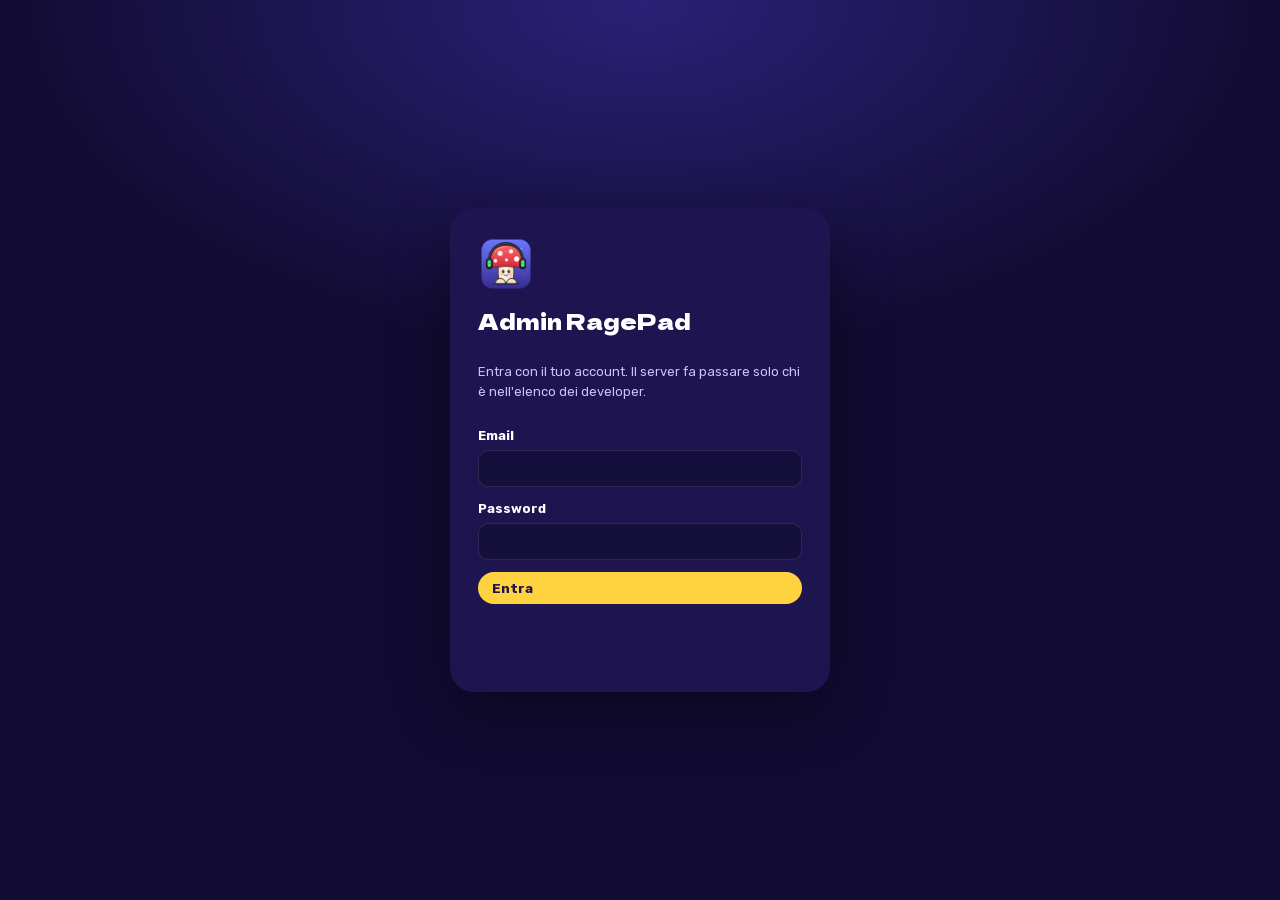
<file: admin/index.html>
<!doctype html>
<html lang="it">
<head>
<meta charset="utf-8">
<meta name="viewport" content="width=device-width, initial-scale=1">
<meta name="robots" content="noindex, nofollow">
<title>Admin · RagePad</title>
<link rel="icon" href="../icon.png">
<link rel="stylesheet" href="../fonts.css">
<link rel="stylesheet" href="../vendor/fontawesome/css/fontawesome.min.css">
<link rel="stylesheet" href="../vendor/fontawesome/css/solid.min.css">
<link rel="stylesheet" href="admin.css">
</head>
<body>

<!-- accesso: solo l'account del developer passa (lo decide il server) -->
<div id="login" class="login hidden">
  <form id="loginForm" class="login-box">
    <img src="../icon.png" alt="" width="56" height="56">
    <h1>Admin RagePad</h1>
    <p class="hint">Entra con il tuo account. Il server fa passare solo chi è nell'elenco dei developer.</p>
    <label>Email<input id="lgEmail" type="email" autocomplete="username" required></label>
    <label>Password<input id="lgPass" type="password" autocomplete="current-password" required></label>
    <label id="lgTermsRow" class="check hidden"><input id="lgAccept" type="checkbox"> Accetto i Termini d'uso e la Privacy aggiornati</label>
    <button class="btn primary" type="submit">Entra</button>
    <p id="lgErr" class="err"></p>
  </form>
</div>

<div id="app" class="app hidden">
  <aside class="side">
    <div class="brand"><img src="../icon.png" alt="" width="34" height="34"><div><b>RagePad</b><small>pannello admin</small></div></div>
    <nav id="nav">
      <a href="#oggi" data-view="oggi"><i class="fa-solid fa-chart-simple"></i> Oggi</a>
      <a href="#utenti" data-view="utenti"><i class="fa-solid fa-user"></i> Utenti <span class="cnt" data-cnt="users"></span></a>
      <a href="#gruppi" data-view="gruppi"><i class="fa-solid fa-users"></i> Gruppi <span class="cnt" data-cnt="teams"></span></a>
      <a href="#audio" data-view="audio"><i class="fa-solid fa-volume-high"></i> Audio <span class="cnt" data-cnt="sounds"></span></a>
      <a href="#immagini" data-view="immagini"><i class="fa-solid fa-image"></i> Immagini <span class="cnt" data-cnt="media"></span></a>
      <a href="#segnalazioni" data-view="segnalazioni"><i class="fa-solid fa-flag"></i> Segnalazioni <span class="cnt hot" data-cnt="reportsOpen"></span></a>
      <a href="#feedback" data-view="feedback"><i class="fa-solid fa-bug"></i> Feedback <span class="cnt hot" data-cnt="feedbackOpen"></span></a>
      <a href="#antispam" data-view="antispam"><i class="fa-solid fa-hand"></i> Anti-spam <span class="cnt" data-cnt="limitsBlocked"></span></a>
      <a href="#impostazioni" data-view="impostazioni"><i class="fa-solid fa-sliders"></i> Impostazioni</a>
      <a href="#registro" data-view="registro"><i class="fa-solid fa-clock-rotate-left"></i> Registro</a>
    </nav>
    <div class="me"><span id="meName"></span><button id="logout" class="btn small ghost" type="button" title="Esci">Esci</button></div>
  </aside>

  <main class="main">
    <header class="bar">
      <h2 id="title">Oggi</h2>
      <label class="search" id="searchBox"><i class="fa-solid fa-magnifying-glass"></i><input id="q" type="search" placeholder="Cerca…" autocomplete="off"></label>
      <div id="filters" class="filters"></div>
      <button id="reload" class="btn small ghost" type="button" title="Ricarica"><i class="fa-solid fa-rotate"></i></button>
    </header>
    <section id="content" class="content"></section>
    <footer id="pager" class="pager hidden"><button id="prev" class="btn small" type="button">‹</button><span id="pageInfo"></span><button id="next" class="btn small" type="button">›</button></footer>
  </main>

  <!-- scheda di dettaglio (utente, gruppo, suono) -->
  <aside id="drawer" class="drawer hidden"><div class="drawer-head"><b id="drawerTitle"></b><button id="drawerClose" class="btn small ghost" type="button">✕</button></div><div id="drawerBody" class="drawer-body"></div></aside>
  <div id="toast" class="toast hidden"></div>
</div>

<script src="admin.js"></script>
</body>
</html>
</file>
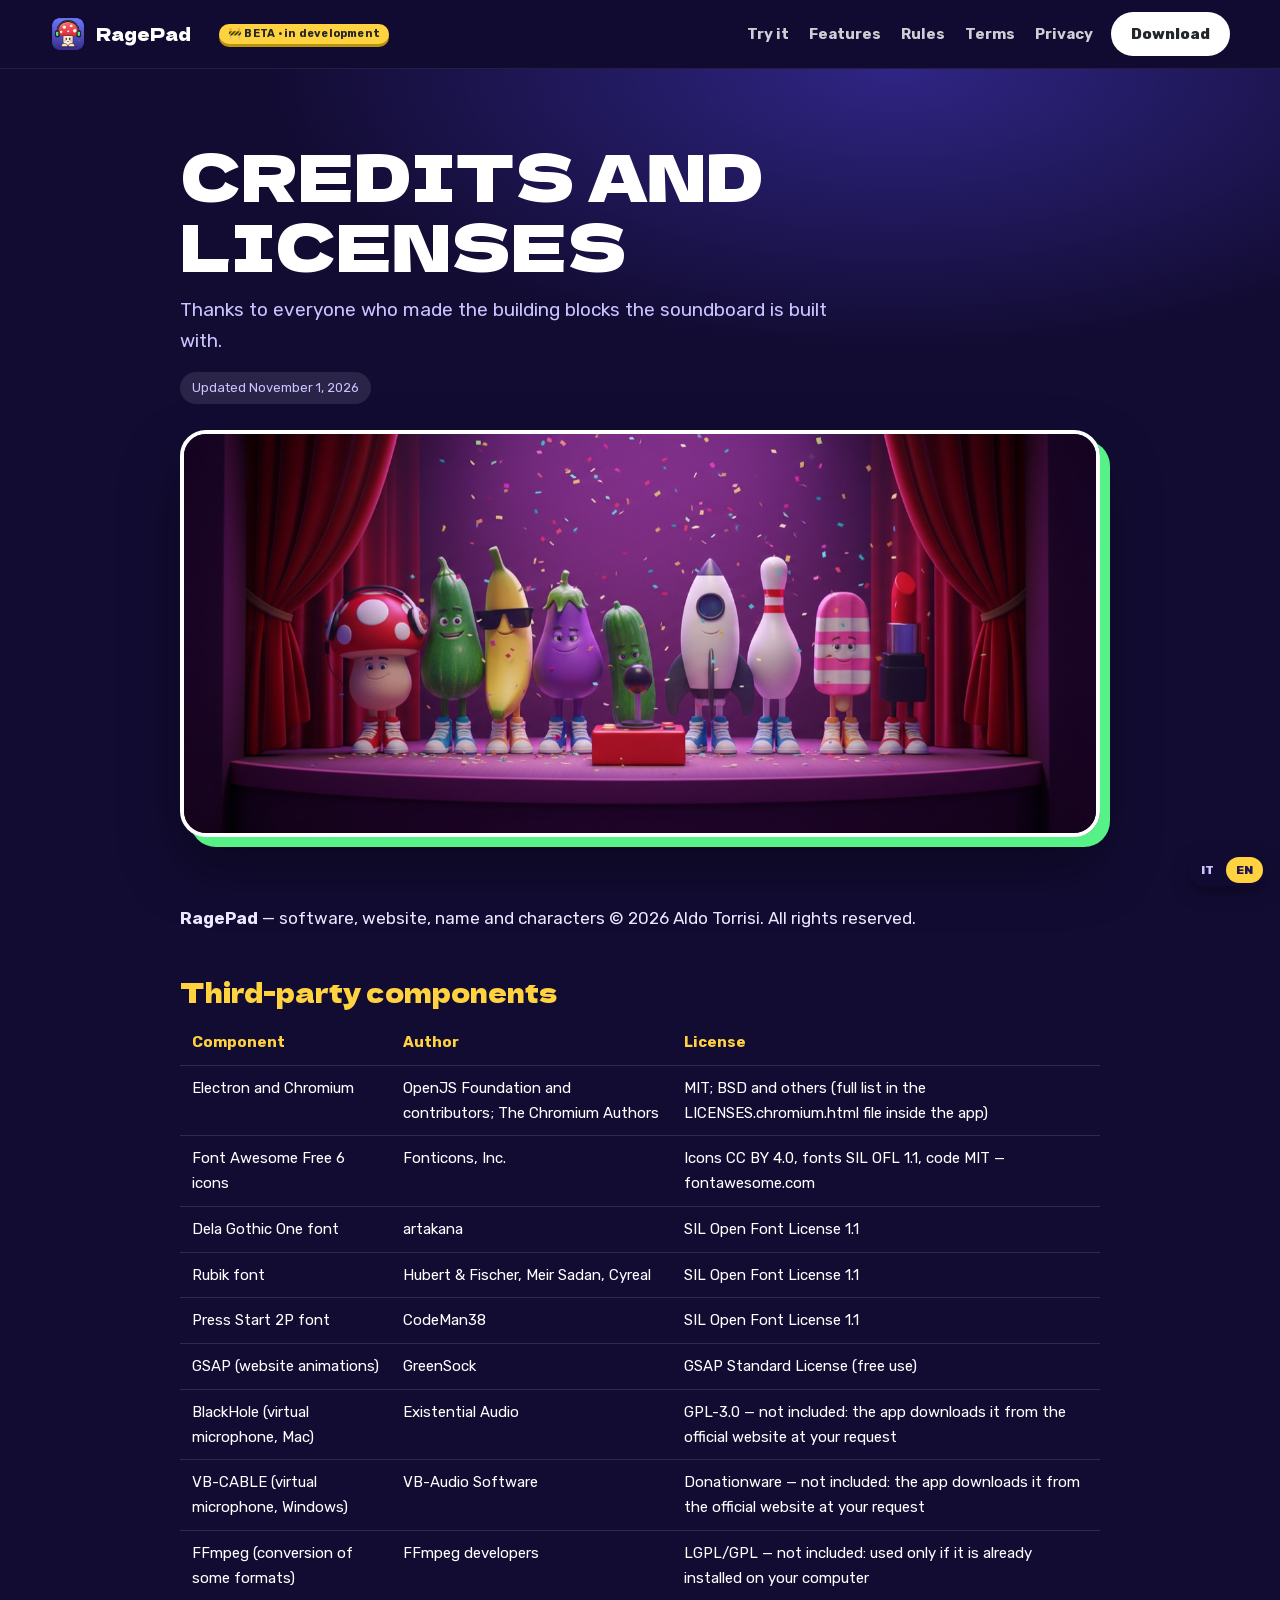
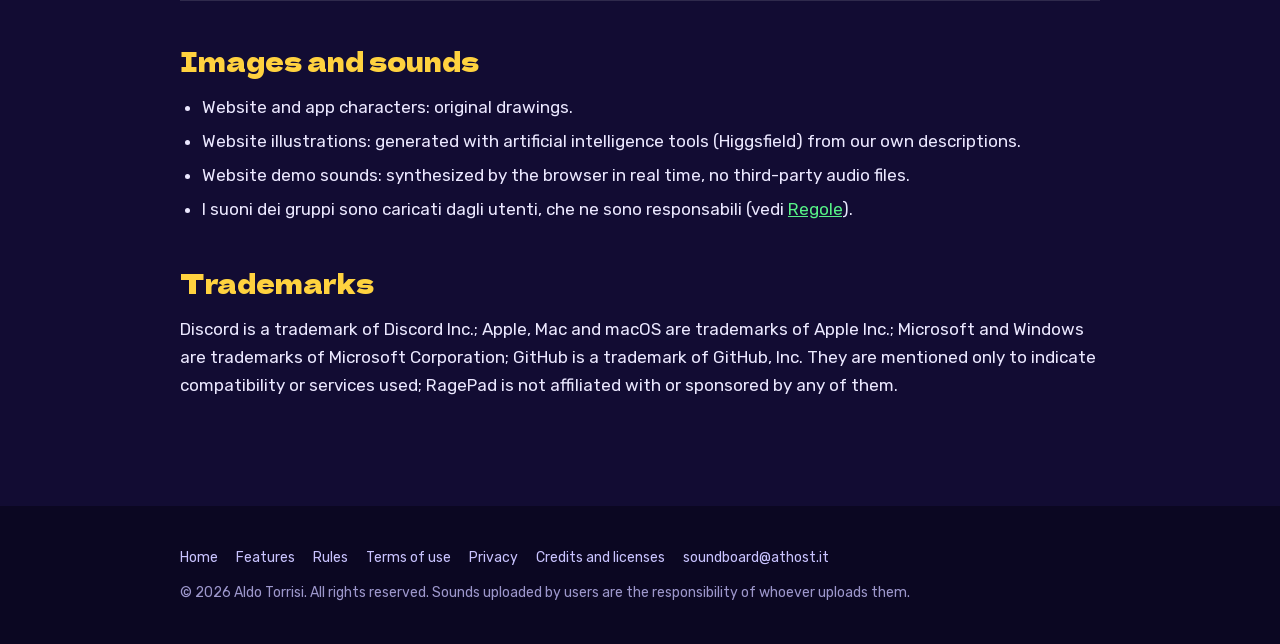
<file: crediti.html>
<!doctype html>
<html lang="it">
<head>
<meta charset="utf-8">
<meta name="robots" content="noindex, nofollow">
<meta name="viewport" content="width=device-width, initial-scale=1">
<title>Crediti e licenze · RagePad</title>
<meta name="description" content="Crediti, licenze dei componenti e marchi citati in RagePad.">
<link rel="icon" href="icon.png">
<link rel="stylesheet" href="fonts.css">
<link rel="stylesheet" href="vendor/fontawesome/css/fontawesome.min.css">
<link rel="stylesheet" href="vendor/fontawesome/css/solid.min.css">
<link rel="stylesheet" href="pagina.css">
<script src="icons.js" defer></script>
</head>
<body>
<nav class="top"><div class="wrap">
  <a class="logo" href="index.html"><img src="icon.png" alt="">RagePad</a><span class="beta-badge" title="Versione in sviluppo: la ricevi solo con il link">🚧 BETA · in sviluppo</span>
  <div class="links"><a href="index.html#prova">Prova</a><a href="funzioni.html">Funzioni</a><a href="regole.html">Regole</a><a href="termini.html">Termini</a><a href="privacy.html">Privacy</a></div>
  <a class="btn" href="index.html#scarica">Scarica</a>
</div></nav>
<header class="hero"><div class="wrap">
  <h1>Crediti e licenze</h1>
  <p>Grazie a chi ha fatto i mattoncini con cui è costruita la soundboard.</p>
  <span class="updated">Aggiornato il 1 novembre 2026</span>
  <div class="banner"><img src="img/banner/crediti.jpg" alt="" loading="lazy"></div>
</div></header>
<main><div class="wrap">

<p><b>RagePad</b> — software, sito, nome e personaggi © 2026 Aldo Torrisi. Tutti i diritti riservati.</p>
<h2>Componenti di terzi</h2>
<table>
<tr><th>Componente</th><th>Autore</th><th>Licenza</th></tr>
<tr><td>Electron e Chromium</td><td>OpenJS Foundation e contributori; The Chromium Authors</td><td>MIT; BSD e altre (elenco completo nel file LICENSES.chromium.html dentro l'app)</td></tr>
<tr><td>Icone Font Awesome Free 6</td><td>Fonticons, Inc.</td><td>Icone CC BY 4.0, font SIL OFL 1.1, codice MIT — fontawesome.com</td></tr>
<tr><td>Font Dela Gothic One</td><td>artakana</td><td>SIL Open Font License 1.1</td></tr>
<tr><td>Font Rubik</td><td>Hubert &amp; Fischer, Meir Sadan, Cyreal</td><td>SIL Open Font License 1.1</td></tr>
<tr><td>Font Press Start 2P</td><td>CodeMan38</td><td>SIL Open Font License 1.1</td></tr>
<tr><td>GSAP (animazioni del sito)</td><td>GreenSock</td><td>GSAP Standard License (uso gratuito)</td></tr>
<tr><td>BlackHole (microfono virtuale, Mac)</td><td>Existential Audio</td><td>GPL-3.0 — non incluso: l'app lo scarica dal sito ufficiale su tua richiesta</td></tr>
<tr><td>VB-CABLE (microfono virtuale, Windows)</td><td>VB-Audio Software</td><td>Donationware — non incluso: l'app lo scarica dal sito ufficiale su tua richiesta</td></tr>
<tr><td>FFmpeg (conversione di alcuni formati)</td><td>FFmpeg developers</td><td>LGPL/GPL — non incluso: usato solo se è già installato sul tuo computer</td></tr>
</table>
<h2>Immagini e suoni</h2>
<ul>
<li>Personaggi del sito e dell'app: disegni originali.</li>
<li>Illustrazioni del sito: generate con strumenti di intelligenza artificiale (Higgsfield) a partire da nostre descrizioni.</li>
<li>Suoni della demo del sito: sintetizzati dal browser in tempo reale, nessun file audio di terzi.</li>
<li>I suoni dei gruppi sono caricati dagli utenti, che ne sono responsabili (vedi <a href="regole.html">Regole</a>).</li>
</ul>
<h2>Marchi</h2>
<p>Discord è un marchio di Discord Inc.; Apple, Mac e macOS sono marchi di Apple Inc.; Microsoft e Windows sono marchi di Microsoft Corporation; GitHub è un marchio di GitHub, Inc. Sono citati solo per indicare compatibilità o servizi usati; RagePad non è affiliata né sponsorizzata da questi soggetti.</p>

</div></main>
<footer><div class="wrap">
  <nav><a href="index.html">Home</a><a href="funzioni.html">Funzioni</a><a href="regole.html">Regole</a><a href="termini.html">Termini d'uso</a><a href="privacy.html">Privacy</a><a href="crediti.html">Crediti e licenze</a><a href="mailto:soundboard@athost.it">soundboard@athost.it</a></nav>
  <div>© 2026 Aldo Torrisi. Tutti i diritti riservati. I suoni caricati dagli utenti sono responsabilità di chi li carica.</div>
</div></footer>
<script src="lang.js"></script>
</body>
</html>
</file>
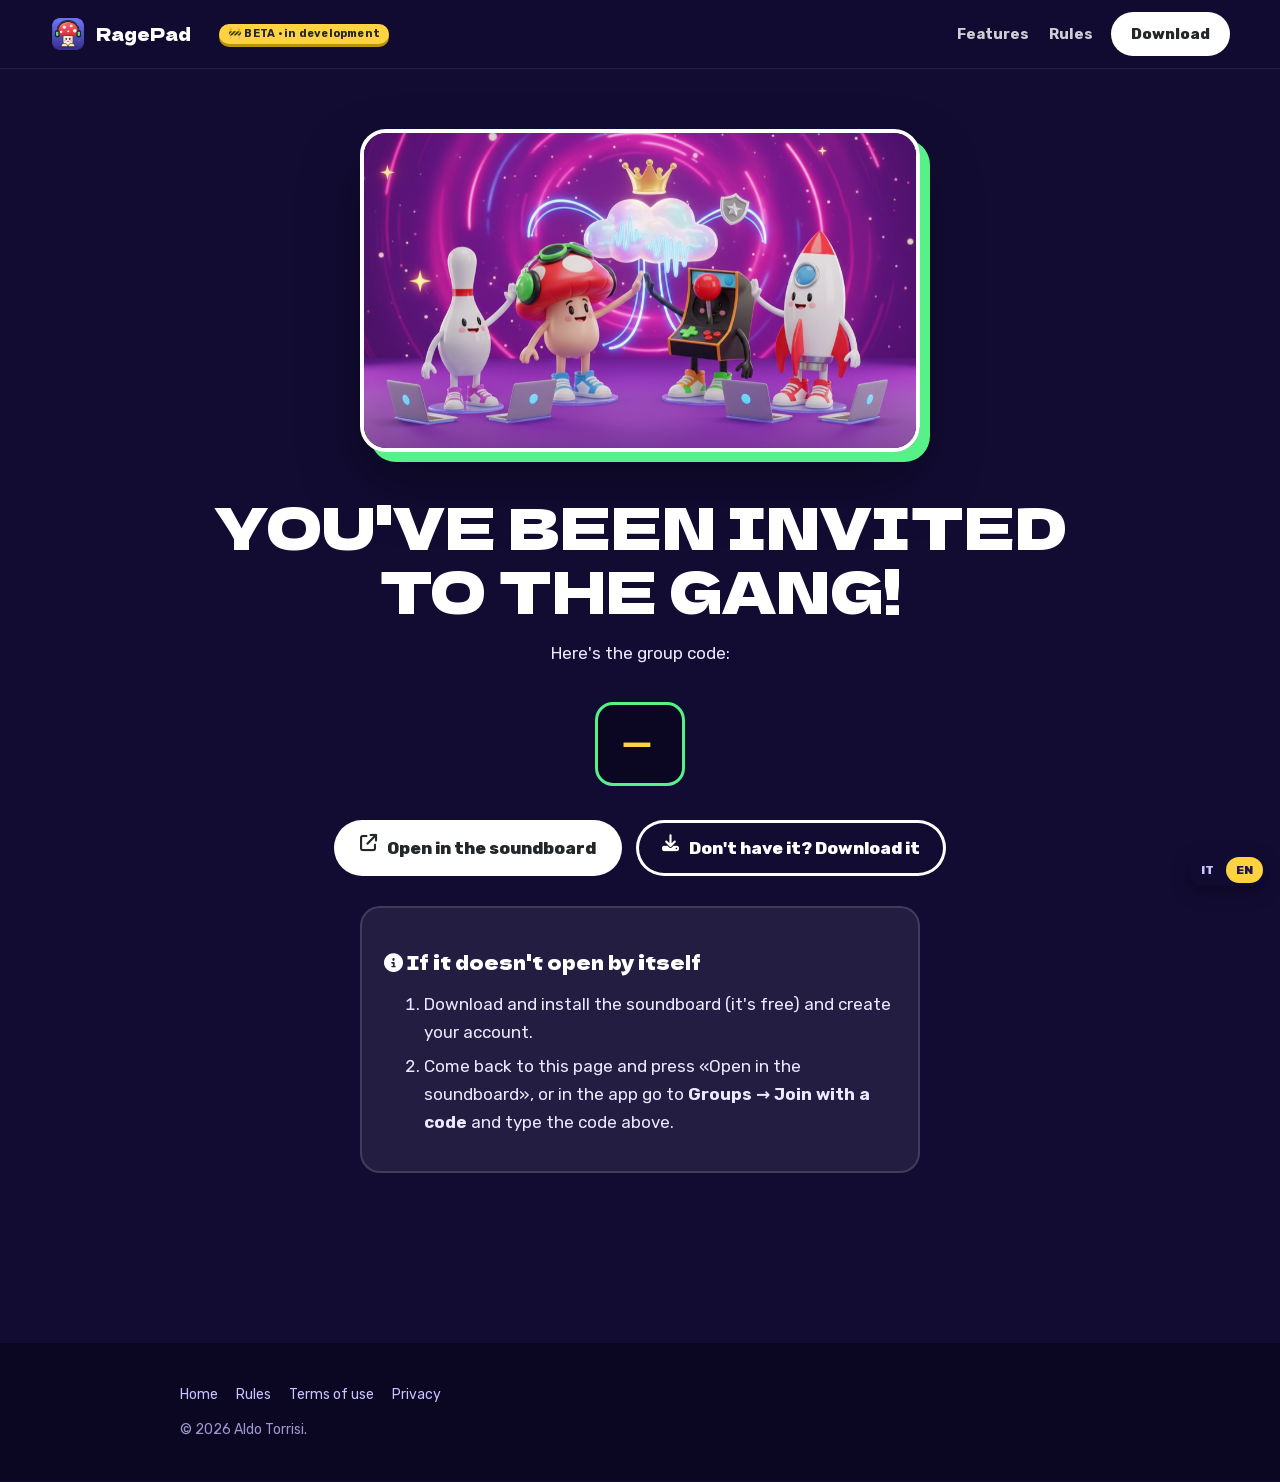
<file: entra.html>
<!doctype html>
<html lang="it">
<head>
<meta charset="utf-8">
<meta name="viewport" content="width=device-width, initial-scale=1">
<title>Entra nel gruppo · RagePad</title>
<meta name="description" content="Sei stato invitato in un gruppo di RagePad: un clic e sei dentro.">
<meta name="robots" content="noindex">
<link rel="icon" href="icon.png">
<link rel="stylesheet" href="fonts.css">
<link rel="stylesheet" href="vendor/fontawesome/css/fontawesome.min.css">
<link rel="stylesheet" href="vendor/fontawesome/css/solid.min.css">
<link rel="stylesheet" href="pagina.css">
<style>
.beta-badge { display: inline-flex; align-items: center; margin-left: 10px; padding: 3px 9px; border-radius: 999px; background: #ffd23f; color: #23272a; font: 700 11px/1.2 Rubik, sans-serif; letter-spacing: .02em; white-space: nowrap; vertical-align: middle; box-shadow: 0 3px 0 #b8930b; }
@media (max-width: 560px) { .beta-badge { display: none; } }

  .invite { text-align: center; padding: 50px 0 80px; }
  .invite img.hero-img { width: min(560px, 100%); border-radius: 26px; border: 4px solid #fff; box-shadow: 10px 10px 0 var(--green), 0 30px 60px rgba(0,0,0,.4); }
  .invite h1 { font-size: clamp(32px, 6vw, 58px); margin: 34px 0 10px; text-transform: uppercase; }
  .code { display: inline-block; margin: 18px 0 8px; padding: 14px 26px; border-radius: 18px; background: #0b0722; border: 3px solid var(--green); font: 700 clamp(28px, 6vw, 44px) ui-monospace, Menlo, monospace; letter-spacing: .14em; color: var(--yellow); }
  .actions { display: flex; flex-wrap: wrap; gap: 14px; justify-content: center; margin: 26px 0; }
  .actions .btn { font-size: 17px; padding: 14px 26px; gap: 10px; }
  .actions .btn.ghost { background: transparent; color: #fff; box-shadow: inset 0 0 0 3px #fff; }
  .steps { text-align: left; max-width: 560px; margin: 30px auto 0; }
</style>
</head>
<body>
<nav class="top"><div class="wrap">
  <a class="logo" href="index.html"><img src="icon.png" alt="">RagePad</a><span class="beta-badge" title="Versione in sviluppo: la ricevi solo con il link">🚧 BETA · in sviluppo</span>
  <div class="links"><a href="funzioni.html">Funzioni</a><a href="regole.html">Regole</a></div>
  <a class="btn" href="index.html#scarica">Scarica</a>
</div></nav>
<main><div class="wrap invite">
  <img class="hero-img" src="img/funzioni/team.jpg" alt="La gang che si dà il cinque">
  <h1>Ti hanno invitato nella gang!</h1>
  <p>Ecco il codice del gruppo:</p>
  <div class="code" id="code">—</div>
  <div class="actions">
    <a class="btn" id="open" href="#"><i class="fa-solid fa-arrow-up-right-from-square"></i> Apri nella soundboard</a>
    <a class="btn ghost" href="index.html#scarica"><i class="fa-solid fa-download"></i> Non ce l'ho: scaricala</a>
  </div>
  <div class="box steps">
    <h3><i class="fa-solid fa-circle-info"></i> Se non si apre da sola</h3>
    <ol>
      <li>Scarica e installa la soundboard (è gratis) e crea il tuo account.</li>
      <li>Torna su questa pagina e premi «Apri nella soundboard», oppure nell'app vai su <b>Gruppi → Entra con un codice</b> e scrivi il codice qui sopra.</li>
    </ol>
  </div>
</div></main>
<footer><div class="wrap">
  <nav><a href="index.html">Home</a><a href="regole.html">Regole</a><a href="termini.html">Termini d'uso</a><a href="privacy.html">Privacy</a></nav>
  <div>© 2026 Aldo Torrisi.</div>
</div></footer>
<script>
  'use strict';
  const raw = new URLSearchParams(location.search).get('c') || '';
  const code = raw.toUpperCase().replace(/[^A-Z0-9-]/g, '').slice(0, 12);
  document.getElementById('code').textContent = code || '—';
  const link = `thebigfungie://join/${code}`;
  const open = document.getElementById('open');
  open.href = code ? link : 'index.html#scarica';
  if (code) setTimeout(() => { location.href = link; }, 600); // prova ad aprire l'app da sola
</script>
<script src="lang.js"></script>
</body>
</html>
</file>
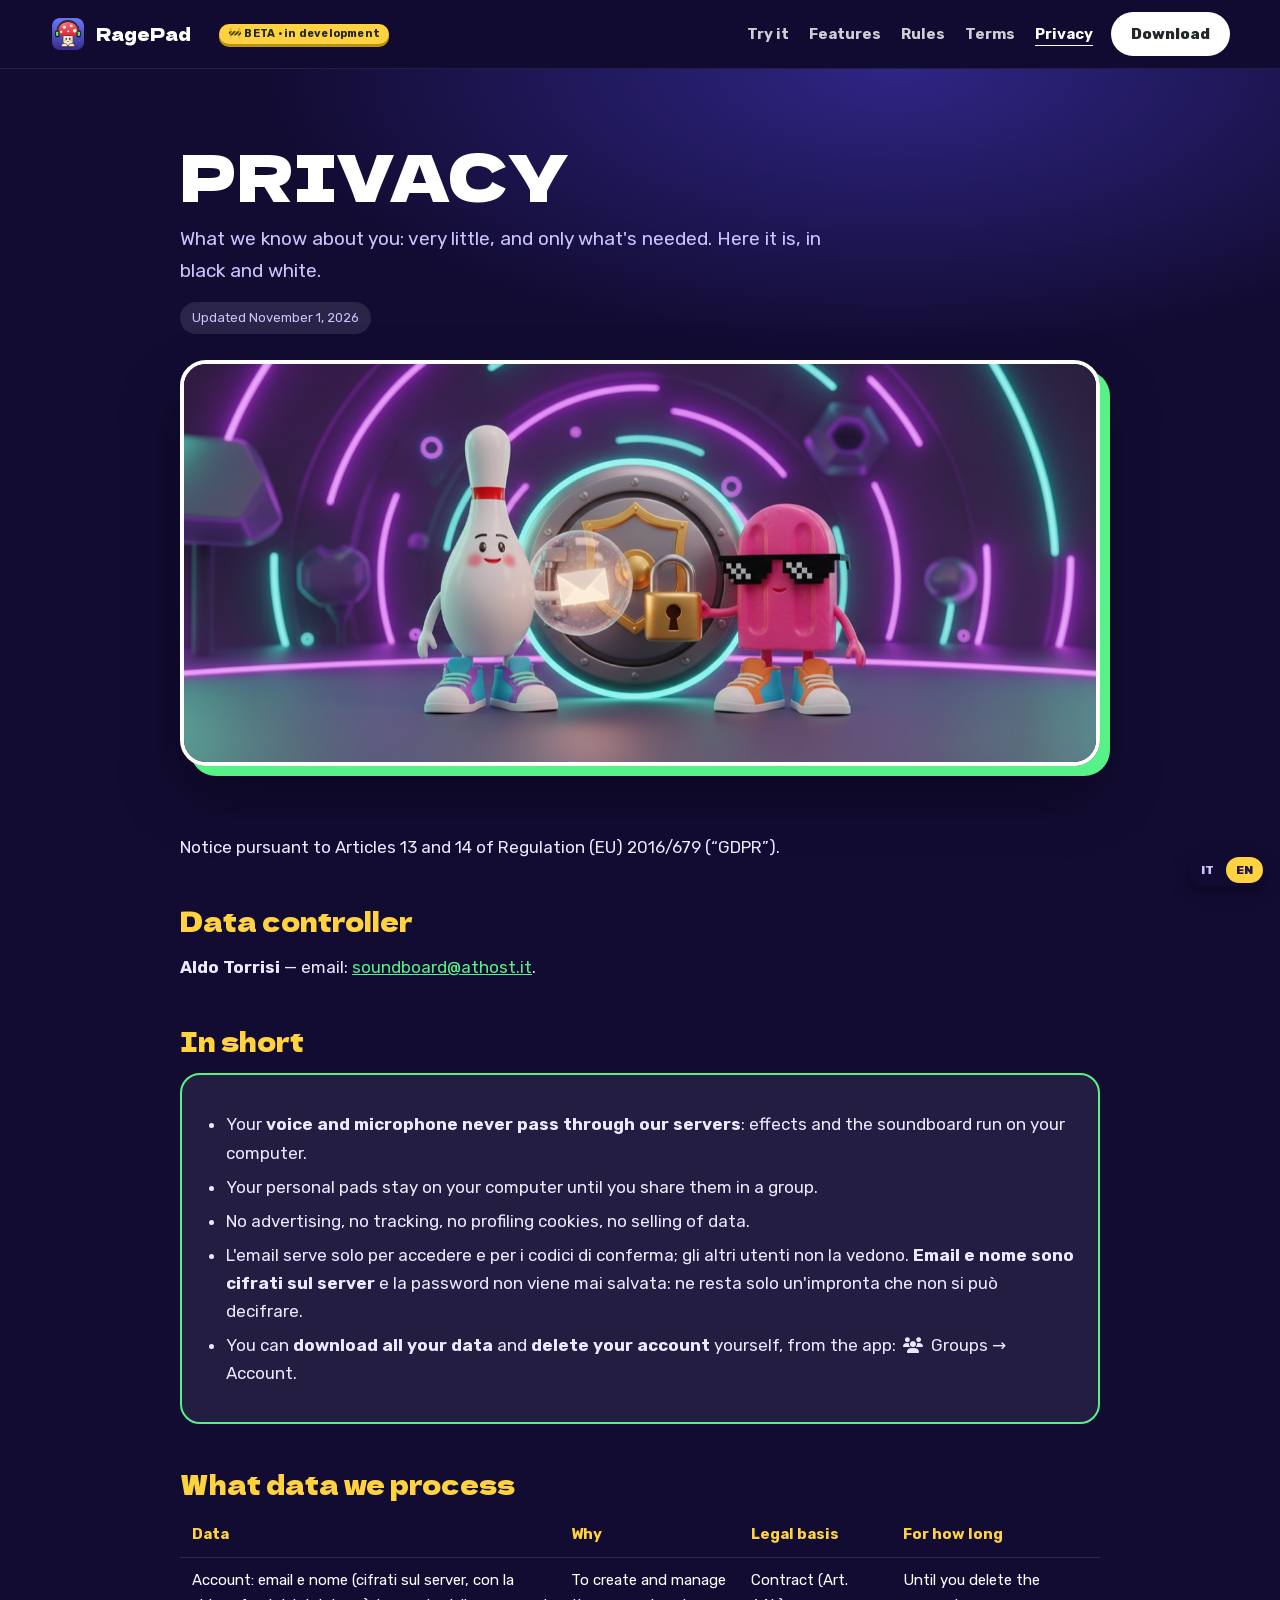
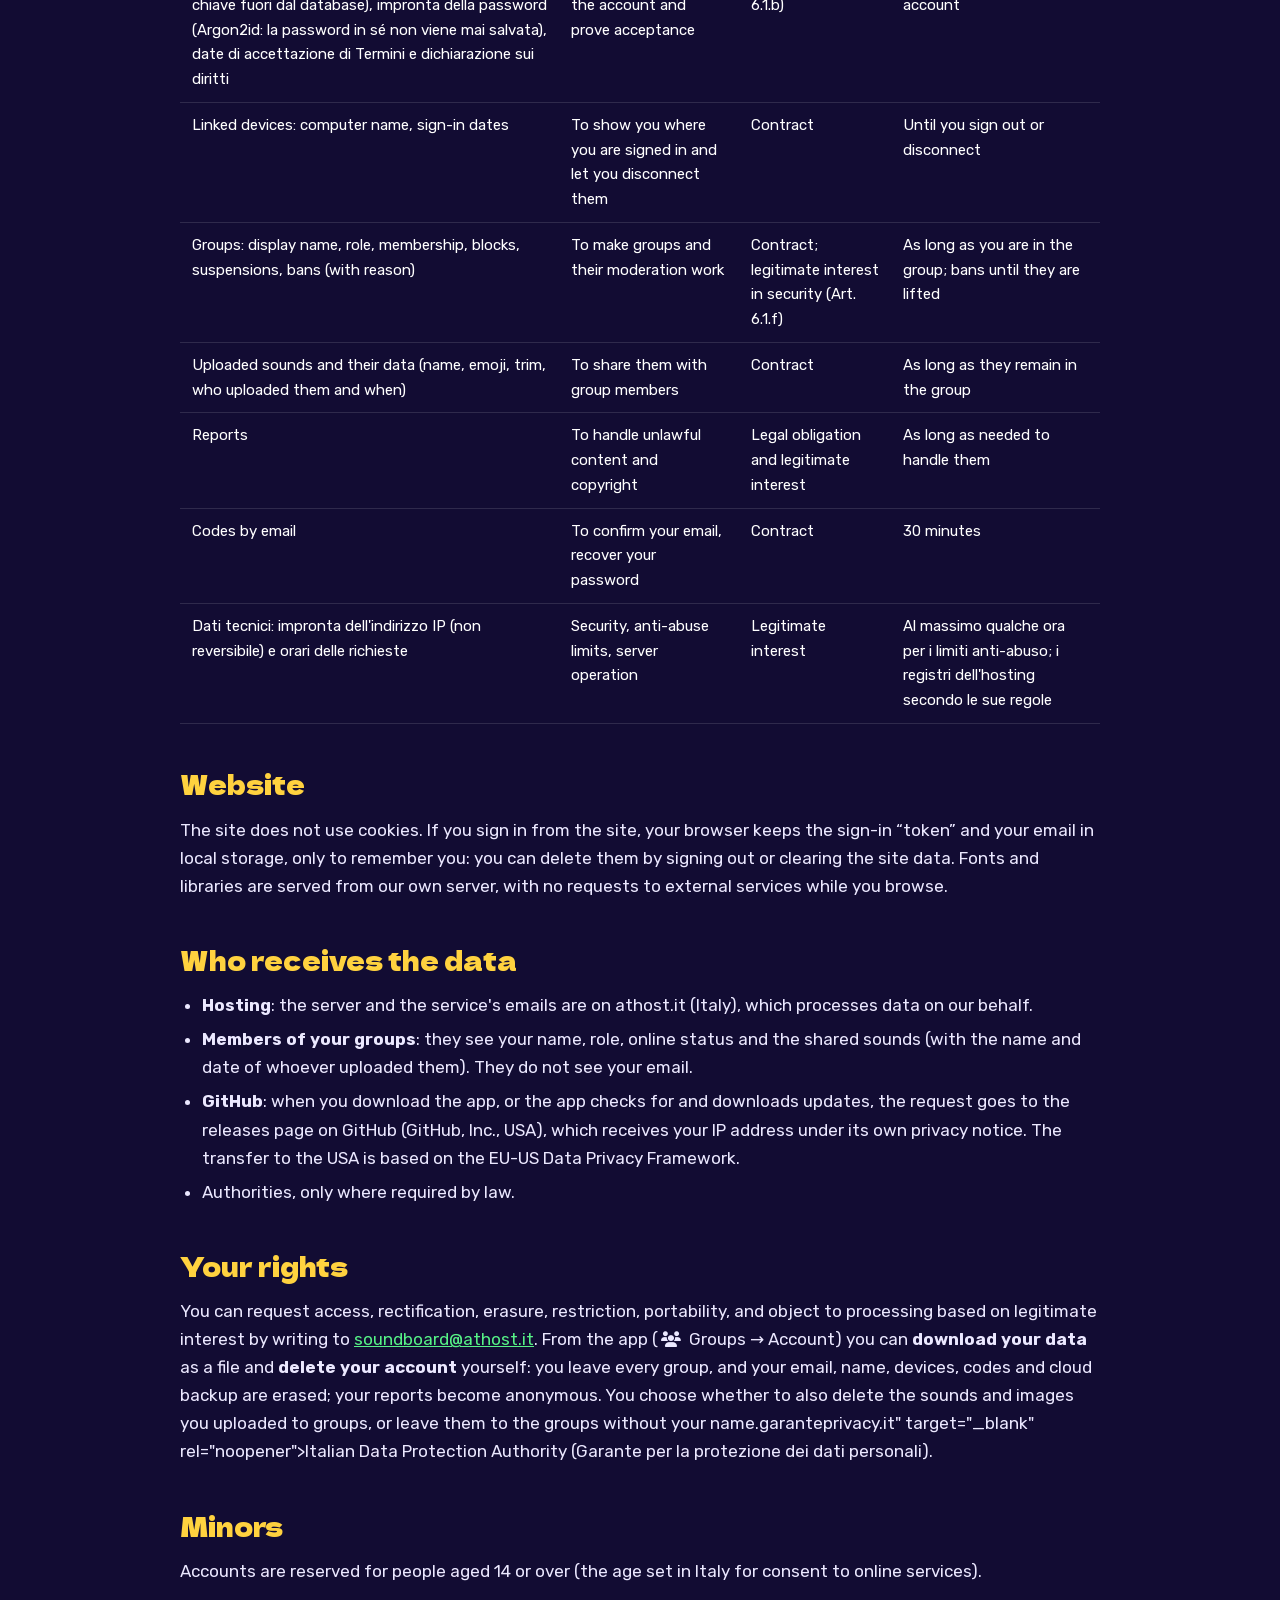
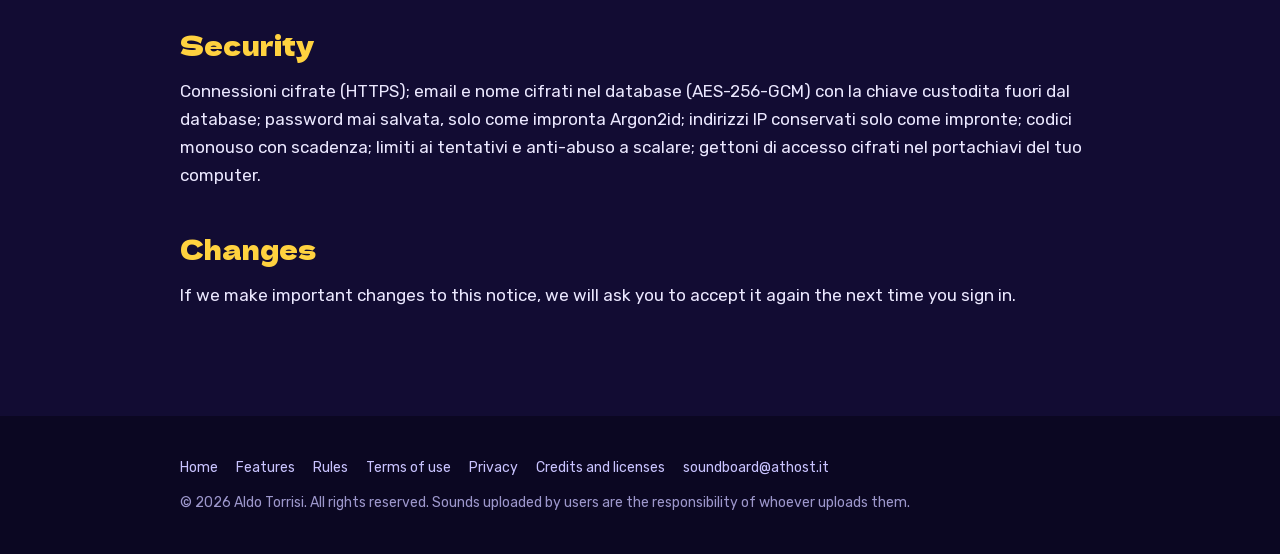
<file: privacy.html>
<!doctype html>
<html lang="it">
<head>
<meta charset="utf-8">
<meta name="robots" content="noindex, nofollow">
<meta name="viewport" content="width=device-width, initial-scale=1">
<title>Privacy · RagePad</title>
<meta name="description" content="Informativa privacy di RagePad (GDPR).">
<link rel="icon" href="icon.png">
<link rel="stylesheet" href="fonts.css">
<link rel="stylesheet" href="vendor/fontawesome/css/fontawesome.min.css">
<link rel="stylesheet" href="vendor/fontawesome/css/solid.min.css">
<link rel="stylesheet" href="pagina.css">
<script src="icons.js" defer></script>
</head>
<body>
<nav class="top"><div class="wrap">
  <a class="logo" href="index.html"><img src="icon.png" alt="">RagePad</a><span class="beta-badge" title="Versione in sviluppo: la ricevi solo con il link">🚧 BETA · in sviluppo</span>
  <div class="links"><a href="index.html#prova">Prova</a><a href="funzioni.html">Funzioni</a><a href="regole.html">Regole</a><a href="termini.html">Termini</a><a href="privacy.html" class="on">Privacy</a></div>
  <a class="btn" href="index.html#scarica">Scarica</a>
</div></nav>
<header class="hero"><div class="wrap">
  <h1>Privacy</h1>
  <p>Cosa sappiamo di te: poco, e solo quello che serve. Qui c'è tutto, nero su bianco.</p>
  <span class="updated">Aggiornato il 1 novembre 2026</span>
  <div class="banner"><img src="img/banner/privacy.jpg" alt="" loading="lazy"></div>
</div></header>
<main><div class="wrap">

<p>Informativa ai sensi degli articoli 13 e 14 del Regolamento (UE) 2016/679 («GDPR»).</p>
<h2>Titolare del trattamento</h2>
<p><b>Aldo Torrisi</b> — email: <a href="mailto:soundboard@athost.it">soundboard@athost.it</a>.</p>
<h2>In breve</h2>
<div class="box ok"><ul>
<li>La tua <b>voce e il microfono non passano dai nostri server</b>: effetti e soundboard lavorano sul tuo computer.</li>
<li>I tuoi pad personali restano sul tuo computer finché non li condividi in un gruppo.</li>
<li>Niente pubblicità, niente tracciamento, niente cookie di profilazione, nessuna vendita di dati.</li>
<li>L'email serve solo per accedere e per i codici di conferma; gli altri utenti non la vedono. <b>Email e nome sono cifrati sul server</b> e la password non viene mai salvata: ne resta solo un'impronta che non si può decifrare.</li>
<li>Puoi <b>scaricare tutti i tuoi dati</b> ed <b>eliminare l'account</b> da solo, dall'app: 👥 Gruppi → Account.</li>
</ul></div>
<h2>Quali dati trattiamo</h2>
<table>
<tr><th>Dati</th><th>Perché</th><th>Base giuridica</th><th>Per quanto</th></tr>
<tr><td>Account: email e nome (cifrati sul server, con la chiave fuori dal database), impronta della password (Argon2id: la password in sé non viene mai salvata), date di accettazione di Termini e dichiarazione sui diritti</td><td>Creare e gestire l'account, dimostrare l'accettazione</td><td>Contratto (art. 6.1.b)</td><td>Finché non elimini l'account</td></tr>
<tr><td>Dispositivi collegati: nome del computer, date di accesso</td><td>Mostrarti dove sei collegato e permetterti di scollegarli</td><td>Contratto</td><td>Fino all'uscita o allo scollegamento</td></tr>
<tr><td>Gruppi: nome visualizzato, ruolo, appartenenza, blocchi, sospensioni, ban (con motivo)</td><td>Far funzionare i gruppi e la loro moderazione</td><td>Contratto; legittimo interesse alla sicurezza (art. 6.1.f)</td><td>Finché sei nel gruppo; i ban finché vengono tolti</td></tr>
<tr><td>Suoni caricati e loro dati (nome, emoji, taglio, chi li ha caricati e quando)</td><td>Condividerli con i membri del gruppo</td><td>Contratto</td><td>Finché restano nel gruppo</td></tr>
<tr><td>Segnalazioni</td><td>Gestire contenuti illeciti e diritti d'autore</td><td>Obbligo di legge e legittimo interesse</td><td>Il tempo necessario alla gestione</td></tr>
<tr><td>Codici via email</td><td>Confermare l'email, recuperare la password</td><td>Contratto</td><td>30 minuti</td></tr>
<tr><td>Dati tecnici: impronta dell'indirizzo IP (non reversibile) e orari delle richieste</td><td>Sicurezza, limiti contro gli abusi, funzionamento del server</td><td>Legittimo interesse</td><td>Al massimo qualche ora per i limiti anti-abuso; i registri dell'hosting secondo le sue regole</td></tr>
</table>
<h2>Sito</h2>
<p>Il sito non usa cookie. Se accedi dal sito, il browser conserva in memoria locale il «gettone» di accesso e la tua email, solo per ricordarti: puoi cancellarli uscendo o pulendo i dati del sito. Font e librerie sono serviti dal nostro server, senza richieste a servizi esterni durante la navigazione.</p>
<h2>A chi arrivano i dati</h2>
<ul>
<li><b>Hosting</b>: il server e le email del servizio sono su athost.it (Italia), che tratta i dati per nostro conto.</li>
<li><b>Membri dei tuoi gruppi</b>: vedono nome, ruolo, stato online e i suoni condivisi (con nome e data di chi li ha caricati). Non vedono la tua email.</li>
<li><b>GitHub</b>: quando scarichi l'app o l'app controlla e scarica gli aggiornamenti, la richiesta va alla pagina delle release su GitHub (GitHub, Inc., USA), che riceve il tuo indirizzo IP secondo la propria informativa. Il trasferimento verso gli USA si basa sull'EU-US Data Privacy Framework.</li>
<li>Autorità, solo se richiesto dalla legge.</li>
</ul>
<h2>I tuoi diritti</h2>
<p>Puoi chiedere accesso, rettifica, cancellazione, limitazione, portabilità e opporti al trattamento basato sul legittimo interesse scrivendo a <a href="mailto:soundboard@athost.it">soundboard@athost.it</a>. Dall'app (👥 Gruppi → Account) puoi <b>scaricare i tuoi dati</b> in un file ed <b>eliminare l'account</b> in autonomia: esci da tutti i gruppi e vengono cancellati email, nome, dispositivi, codici e backup nel cloud; le tue segnalazioni diventano anonime. Scegli tu se eliminare anche i suoni e le immagini che hai caricato nei gruppi, oppure lasciarli ai gruppi senza il tuo nome. Hai diritto di proporre reclamo al <a href="https://www.garanteprivacy.it" target="_blank" rel="noopener">Garante per la protezione dei dati personali</a>.</p>
<h2>Minori</h2>
<p>L'account è riservato a chi ha almeno 14 anni (età prevista in Italia per il consenso ai servizi online).</p>
<h2>Sicurezza</h2>
<p>Connessioni cifrate (HTTPS); email e nome cifrati nel database (AES-256-GCM) con la chiave custodita fuori dal database; password mai salvata, solo come impronta Argon2id; indirizzi IP conservati solo come impronte; codici monouso con scadenza; limiti ai tentativi e anti-abuso a scalare; gettoni di accesso cifrati nel portachiavi del tuo computer.</p>
<h2>Modifiche</h2>
<p>Se cambiamo questa informativa in modo importante te lo chiederemo di nuovo al primo accesso.</p>

</div></main>
<footer><div class="wrap">
  <nav><a href="index.html">Home</a><a href="funzioni.html">Funzioni</a><a href="regole.html">Regole</a><a href="termini.html">Termini d'uso</a><a href="privacy.html">Privacy</a><a href="crediti.html">Crediti e licenze</a><a href="mailto:soundboard@athost.it">soundboard@athost.it</a></nav>
  <div>© 2026 Aldo Torrisi. Tutti i diritti riservati. I suoni caricati dagli utenti sono responsabilità di chi li carica.</div>
</div></footer>
<script src="lang.js"></script>
</body>
</html>
</file>
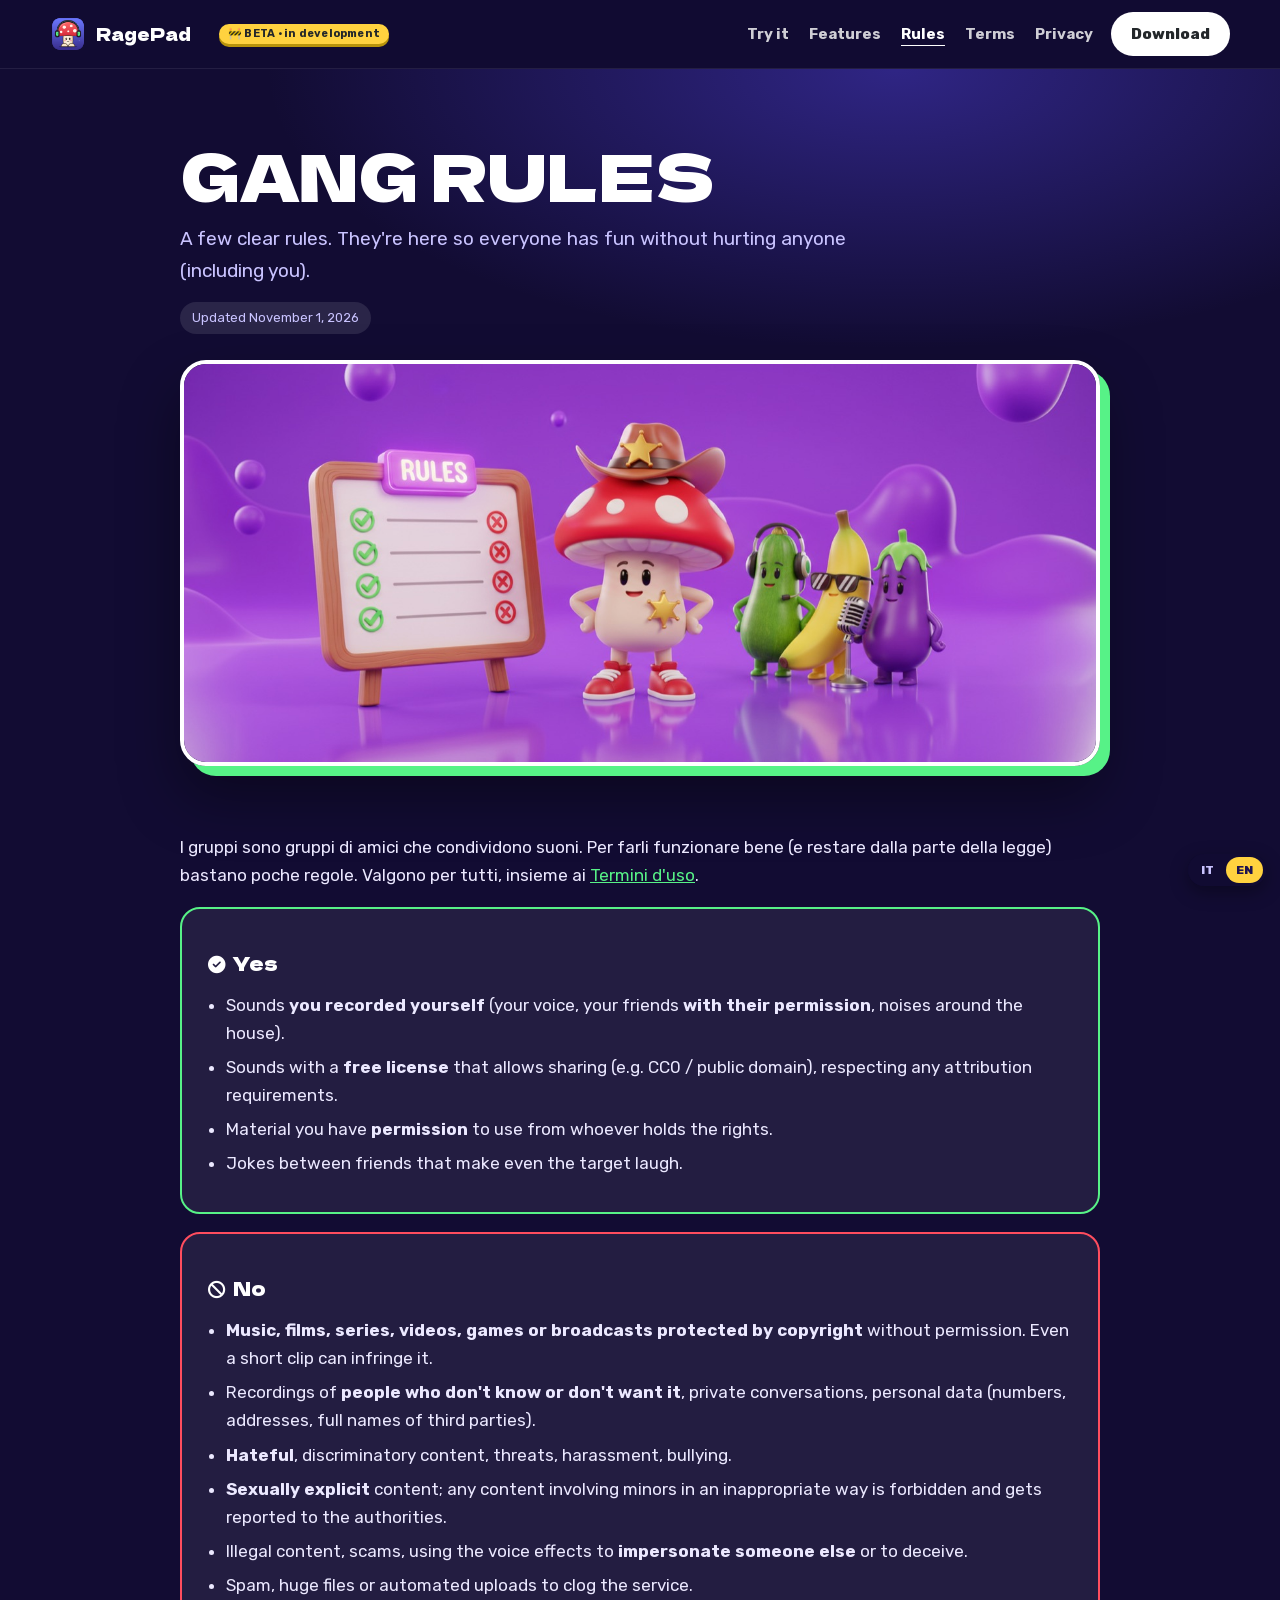
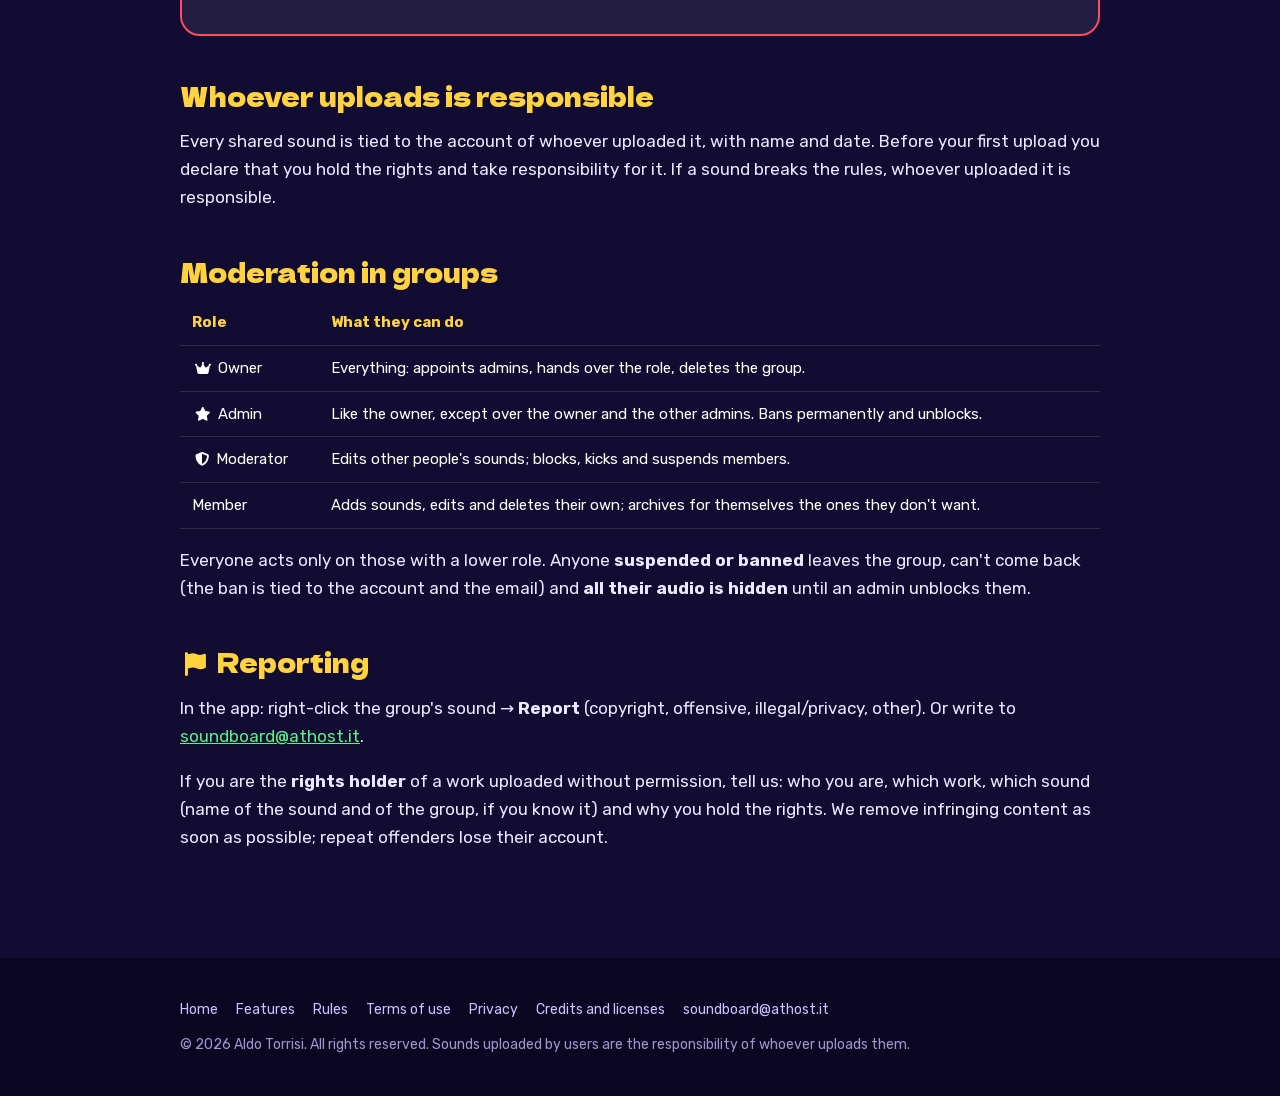
<file: regole.html>
<!doctype html>
<html lang="it">
<head>
<meta charset="utf-8">
<meta name="robots" content="noindex, nofollow">
<meta name="viewport" content="width=device-width, initial-scale=1">
<title>Regole · RagePad</title>
<meta name="description" content="Le regole dei gruppi: cosa si può caricare, chi risponde, come si modera e come segnalare.">
<link rel="icon" href="icon.png">
<link rel="stylesheet" href="fonts.css">
<link rel="stylesheet" href="vendor/fontawesome/css/fontawesome.min.css">
<link rel="stylesheet" href="vendor/fontawesome/css/solid.min.css">
<link rel="stylesheet" href="pagina.css">
<script src="icons.js" defer></script>
</head>
<body>
<nav class="top"><div class="wrap">
  <a class="logo" href="index.html"><img src="icon.png" alt="">RagePad</a><span class="beta-badge" title="Versione in sviluppo: la ricevi solo con il link">🚧 BETA · in sviluppo</span>
  <div class="links"><a href="index.html#prova">Prova</a><a href="funzioni.html">Funzioni</a><a href="regole.html" class="on">Regole</a><a href="termini.html">Termini</a><a href="privacy.html">Privacy</a></div>
  <a class="btn" href="index.html#scarica">Scarica</a>
</div></nav>
<header class="hero"><div class="wrap">
  <h1>Regole della gang</h1>
  <p>Poche regole, chiare. Servono a divertirsi senza fare danni a nessuno (né a te).</p>
  <span class="updated">Aggiornato il 1 novembre 2026</span>
  <div class="banner"><img src="img/banner/regole.jpg" alt="" loading="lazy"></div>
</div></header>
<main><div class="wrap">

<p>I gruppi sono gruppi di amici che condividono suoni. Per farli funzionare bene (e restare dalla parte della legge) bastano poche regole. Valgono per tutti, insieme ai <a href="termini.html">Termini d'uso</a>.</p>
<div class="box ok"><h3>✅ Sì</h3><ul>
<li>Suoni che hai <b>registrato tu</b> (la tua voce, i tuoi amici <b>con il loro permesso</b>, i rumori di casa).</li>
<li>Suoni con <b>licenza libera</b> che permette la condivisione (es. CC0 / pubblico dominio), rispettando eventuali obblighi di citazione.</li>
<li>Materiale per cui hai il <b>permesso</b> di chi ne ha i diritti.</li>
<li>Scherzi tra amici che fanno ridere anche chi li subisce.</li>
</ul></div>
<div class="box no"><h3>🚫 No</h3><ul>
<li><b>Musica, film, serie, video, giochi o trasmissioni protetti da diritto d'autore</b> senza permesso. Anche uno spezzone breve può violarlo.</li>
<li>Registrazioni di <b>persone che non lo sanno o non vogliono</b>, conversazioni private, dati personali (numeri, indirizzi, nomi completi di terzi).</li>
<li>Contenuti <b>d'odio</b>, discriminatori, minacce, molestie, bullismo.</li>
<li>Contenuti <b>sessuali espliciti</b>; qualsiasi contenuto che coinvolga minori in modo inappropriato è vietato e viene segnalato alle autorità.</li>
<li>Contenuti illegali, truffe, uso degli effetti voce per <b>spacciarsi per qualcun altro</b> o ingannare.</li>
<li>Spam, file enormi o caricamenti automatici per intasare il servizio.</li>
</ul></div>
<h2>Chi carica, risponde</h2>
<p>Ogni suono condiviso è legato all'account di chi l'ha caricato, con nome e data. Prima del primo caricamento dichiari di averne i diritti e te ne assumi la responsabilità. Se un suono viola le regole, ne risponde chi l'ha caricato.</p>
<h2>Moderazione nei gruppi</h2>
<table>
<tr><th>Ruolo</th><th>Cosa può fare</th></tr>
<tr><td>👑 Capo</td><td>Tutto: nomina gli admin, passa il ruolo, elimina il gruppo.</td></tr>
<tr><td>⭐ Admin</td><td>Come il capo, tranne che sul capo e sugli altri admin. Banna per sempre e sblocca.</td></tr>
<tr><td>🛡 Moderatore</td><td>Modifica i suoni degli altri; blocca, espelle e sospende i membri.</td></tr>
<tr><td>Membro</td><td>Aggiunge suoni, modifica ed elimina i suoi; archivia per sé quelli che non vuole.</td></tr>
</table>
<p>Ognuno agisce solo su chi ha un ruolo più basso. Chi viene <b>sospeso o bannato</b> esce dal gruppo, non può rientrare (il ban è legato all'account e all'email) e <b>tutti i suoi audio vengono nascosti</b> finché un admin non lo sblocca.</p>
<h2>🚩 Segnalare</h2>
<p>Nell'app: clic destro sul suono del gruppo → <b>Segnala</b> (diritto d'autore, offensivo, illegale/privacy, altro). Oppure scrivi a <a href="mailto:soundboard@athost.it">soundboard@athost.it</a>.</p>
<p>Se sei <b>titolare di diritti</b> su un'opera caricata senza permesso, indica: chi sei, quale opera, quale suono (nome del suono e del gruppo, se lo conosci) e perché ne sei titolare. Rimuoviamo i contenuti in violazione al più presto; chi viola ripetutamente le regole perde l'account.</p>

</div></main>
<footer><div class="wrap">
  <nav><a href="index.html">Home</a><a href="funzioni.html">Funzioni</a><a href="regole.html">Regole</a><a href="termini.html">Termini d'uso</a><a href="privacy.html">Privacy</a><a href="crediti.html">Crediti e licenze</a><a href="mailto:soundboard@athost.it">soundboard@athost.it</a></nav>
  <div>© 2026 Aldo Torrisi. Tutti i diritti riservati. I suoni caricati dagli utenti sono responsabilità di chi li carica.</div>
</div></footer>
<script src="lang.js"></script>
</body>
</html>
</file>
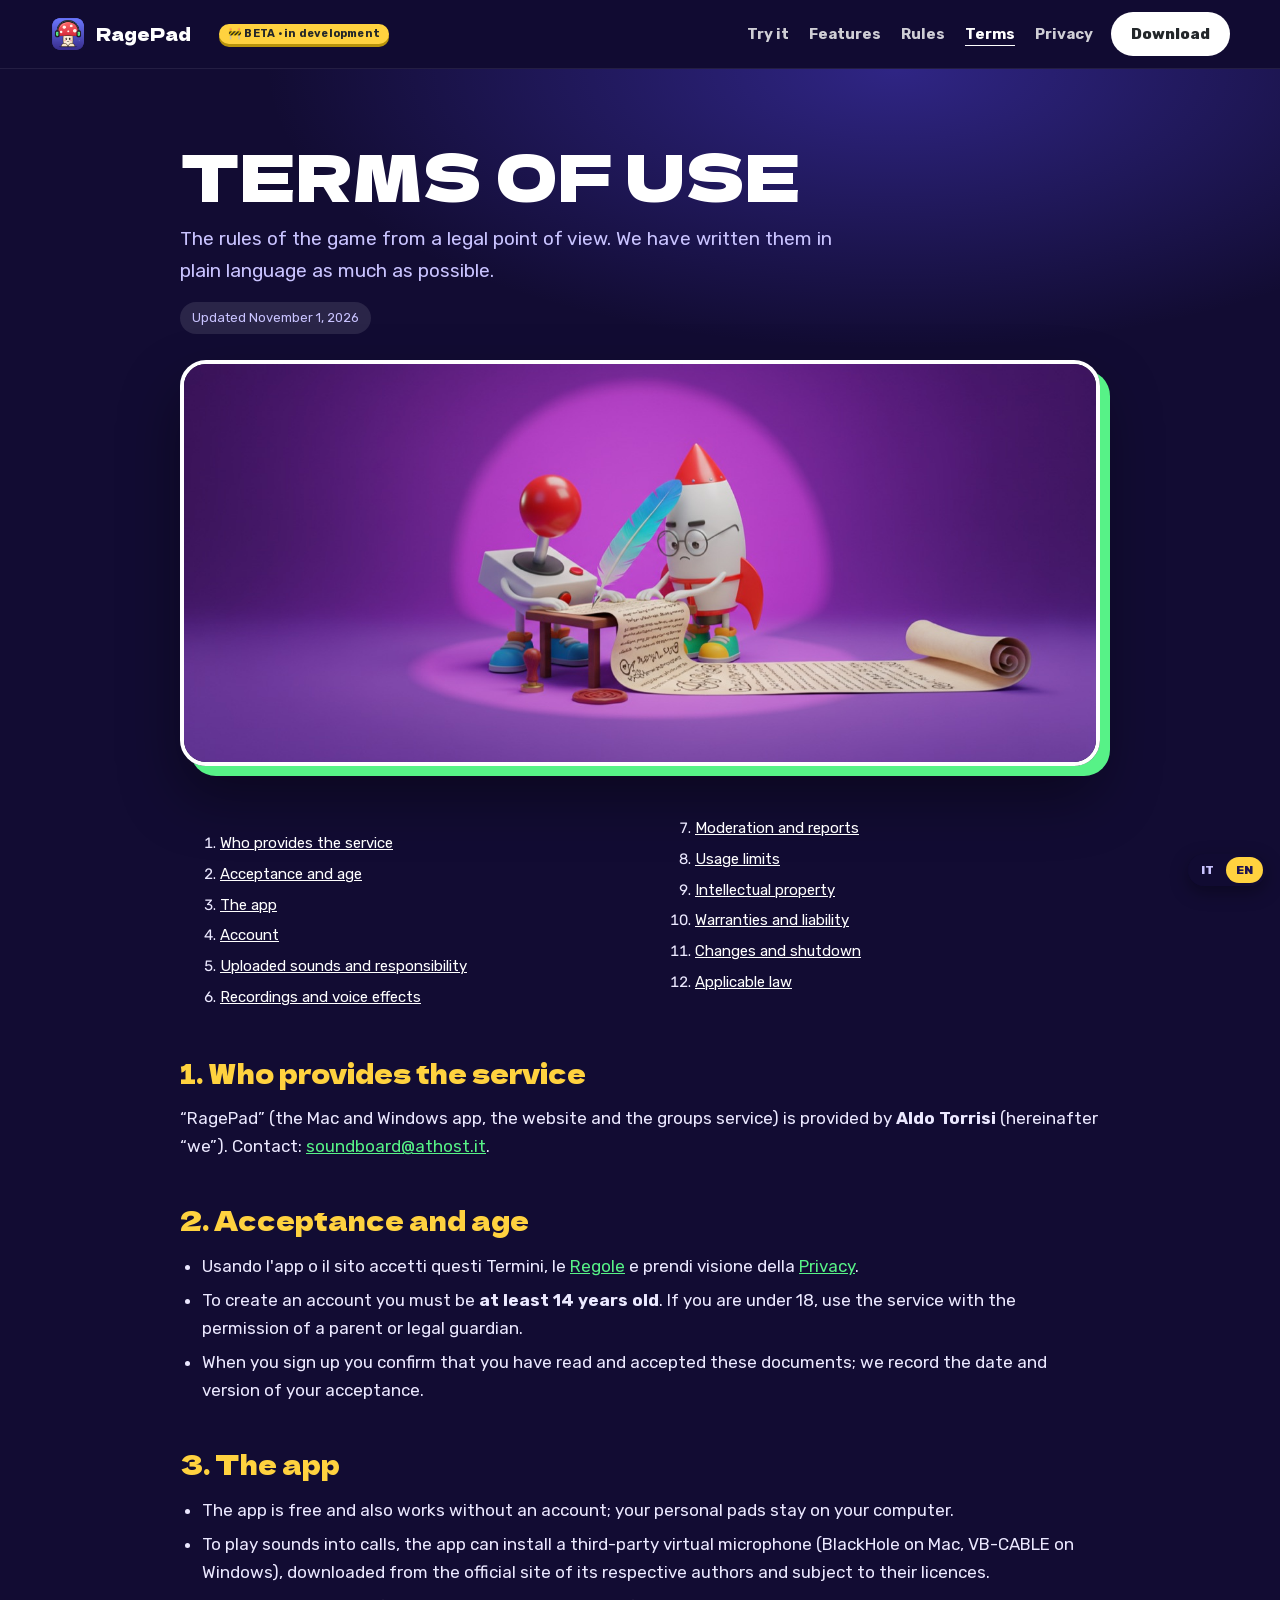
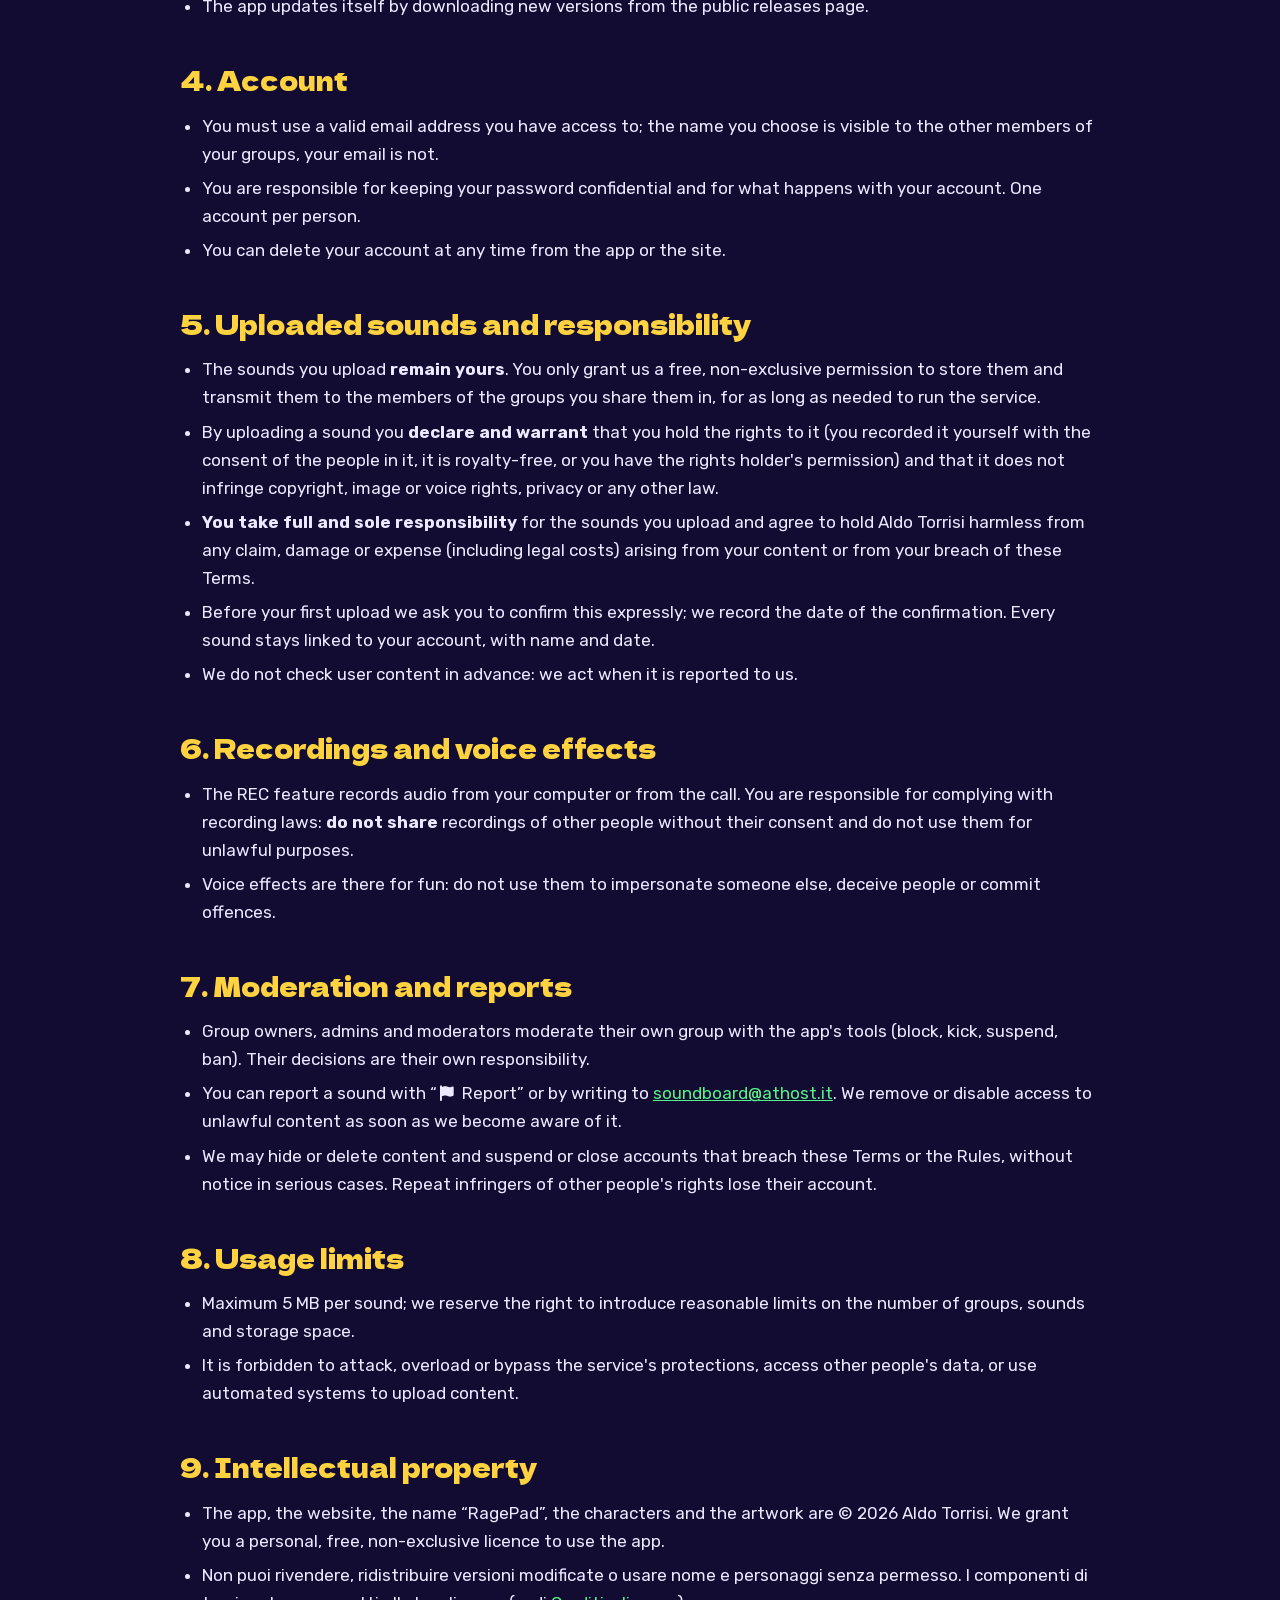
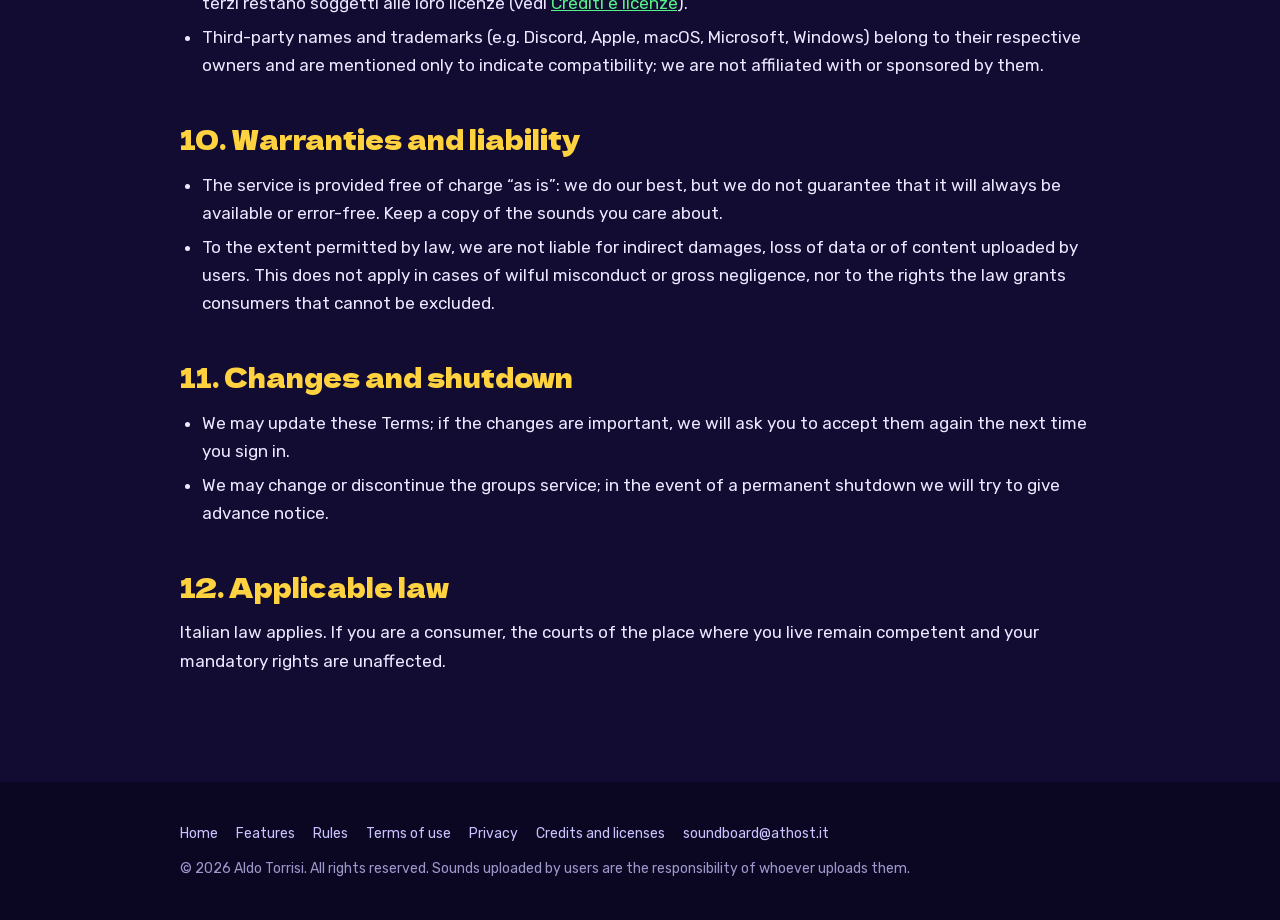
<file: termini.html>
<!doctype html>
<html lang="it">
<head>
<meta charset="utf-8">
<meta name="robots" content="noindex, nofollow">
<meta name="viewport" content="width=device-width, initial-scale=1">
<title>Termini d'uso · RagePad</title>
<meta name="description" content="Termini d'uso di RagePad: account, suoni caricati, responsabilità, moderazione.">
<link rel="icon" href="icon.png">
<link rel="stylesheet" href="fonts.css">
<link rel="stylesheet" href="vendor/fontawesome/css/fontawesome.min.css">
<link rel="stylesheet" href="vendor/fontawesome/css/solid.min.css">
<link rel="stylesheet" href="pagina.css">
<script src="icons.js" defer></script>
</head>
<body>
<nav class="top"><div class="wrap">
  <a class="logo" href="index.html"><img src="icon.png" alt="">RagePad</a><span class="beta-badge" title="Versione in sviluppo: la ricevi solo con il link">🚧 BETA · in sviluppo</span>
  <div class="links"><a href="index.html#prova">Prova</a><a href="funzioni.html">Funzioni</a><a href="regole.html">Regole</a><a href="termini.html" class="on">Termini</a><a href="privacy.html">Privacy</a></div>
  <a class="btn" href="index.html#scarica">Scarica</a>
</div></nav>
<header class="hero"><div class="wrap">
  <h1>Termini d'uso</h1>
  <p>Le regole del gioco dal punto di vista legale. Le abbiamo scritte il più possibile in italiano normale.</p>
  <span class="updated">Aggiornato il 1 novembre 2026</span>
  <div class="banner"><img src="img/banner/termini.jpg" alt="" loading="lazy"></div>
</div></header>
<main><div class="wrap">

<div class="toc"><ol>
<li><a href="#chi">Chi fornisce il servizio</a></li><li><a href="#acc">Accettazione ed età</a></li><li><a href="#app">L'app</a></li><li><a href="#account">Account</a></li>
<li><a href="#contenuti">Suoni caricati e responsabilità</a></li><li><a href="#rec">Registrazioni ed effetti voce</a></li><li><a href="#mod">Moderazione e segnalazioni</a></li><li><a href="#limiti">Limiti d'uso</a></li>
<li><a href="#pi">Proprietà intellettuale</a></li><li><a href="#resp">Garanzie e responsabilità</a></li><li><a href="#mod2">Modifiche e chiusura</a></li><li><a href="#legge">Legge applicabile</a></li>
</ol></div>
<h2 id="chi">1. Chi fornisce il servizio</h2>
<p>«RagePad» (l'app per Mac e Windows, il sito e il servizio dei gruppi) è fornito da <b>Aldo Torrisi</b> (di seguito «noi»). Contatto: <a href="mailto:soundboard@athost.it">soundboard@athost.it</a>.</p>
<h2 id="acc">2. Accettazione ed età</h2>
<ul><li>Usando l'app o il sito accetti questi Termini, le <a href="regole.html">Regole</a> e prendi visione della <a href="privacy.html">Privacy</a>.</li>
<li>Per creare un account devi avere <b>almeno 14 anni</b>. Se hai meno di 18 anni, usa il servizio con il permesso di un genitore o di chi ne fa le veci.</li>
<li>All'iscrizione confermi di aver letto e accettato questi documenti; registriamo data e versione dell'accettazione.</li></ul>
<h2 id="app">3. L'app</h2>
<ul><li>L'app è gratuita e funziona anche senza account; i tuoi pad personali restano sul tuo computer.</li>
<li>Per far sentire i suoni nelle chiamate l'app può installare un microfono virtuale di terze parti (BlackHole su Mac, VB-CABLE su Windows), scaricato dal sito ufficiale dei rispettivi autori e soggetto alle loro licenze.</li>
<li>L'app si aggiorna da sola scaricando le nuove versioni dalla pagina pubblica delle release.</li></ul>
<h2 id="account">4. Account</h2>
<ul><li>Devi usare un'email valida a cui hai accesso; il nome che scegli è visibile agli altri membri dei gruppi, l'email no.</li>
<li>Sei responsabile della riservatezza della password e di quello che succede con il tuo account. Un account a persona.</li>
<li>Puoi eliminare l'account quando vuoi dall'app o dal sito.</li></ul>
<h2 id="contenuti">5. Suoni caricati e responsabilità</h2>
<ul><li>I suoni che carichi <b>restano tuoi</b>. Ci concedi soltanto il permesso, gratuito e non esclusivo, di conservarli e trasmetterli ai membri dei gruppi in cui li condividi, per il tempo necessario a far funzionare il servizio.</li>
<li>Caricando un suono <b>dichiari e garantisci</b> di averne i diritti (l'hai registrato tu con il consenso delle persone presenti, è libero da diritti, oppure hai il permesso del titolare) e che non viola diritti d'autore, diritti di immagine o voce, privacy o altre leggi.</li>
<li><b>Ti assumi la piena e esclusiva responsabilità</b> dei suoni che carichi e ti impegni a tenere indenne Aldo Torrisi da qualsiasi richiesta, danno o spesa (comprese le spese legali) derivante dai tuoi contenuti o dalla violazione di questi Termini.</li>
<li>Prima del primo caricamento ti chiediamo di confermarlo espressamente; registriamo la data della conferma. Ogni suono resta collegato al tuo account, con nome e data.</li>
<li>Non controlliamo in anticipo i contenuti degli utenti: interveniamo quando ci vengono segnalati.</li></ul>
<h2 id="rec">6. Registrazioni ed effetti voce</h2>
<ul><li>La funzione REC registra l'audio del tuo computer o della chiamata. Sei tu responsabile di rispettare le leggi sulle registrazioni: <b>non diffondere</b> registrazioni di altre persone senza il loro consenso e non usarle per scopi illeciti.</li>
<li>Gli effetti voce servono per divertirsi: non usarli per spacciarti per qualcun altro, ingannare o commettere illeciti.</li></ul>
<h2 id="mod">7. Moderazione e segnalazioni</h2>
<ul><li>Capi, admin e moderatori dei gruppi moderano il proprio gruppo con gli strumenti dell'app (blocco, espulsione, sospensione, ban). Le loro scelte sono di loro responsabilità.</li>
<li>Puoi segnalare un suono con «🚩 Segnala» o scrivendo a <a href="mailto:soundboard@athost.it">soundboard@athost.it</a>. Rimuoviamo o rendiamo inaccessibili i contenuti illeciti appena ne veniamo a conoscenza.</li>
<li>Possiamo nascondere o eliminare contenuti e sospendere o chiudere account che violano questi Termini o le Regole, anche senza preavviso nei casi gravi. Chi viola ripetutamente i diritti altrui perde l'account.</li></ul>
<h2 id="limiti">8. Limiti d'uso</h2>
<ul><li>Massimo 5 MB per suono; ci riserviamo di introdurre limiti ragionevoli su numero di gruppi, suoni e spazio.</li>
<li>È vietato attaccare, sovraccaricare o aggirare le protezioni del servizio, accedere a dati di altri, usare sistemi automatici per caricare contenuti.</li></ul>
<h2 id="pi">9. Proprietà intellettuale</h2>
<ul><li>L'app, il sito, il nome «RagePad», i personaggi e la grafica sono © 2026 Aldo Torrisi. Ti concediamo una licenza personale, gratuita e non esclusiva per usare l'app.</li>
<li>Non puoi rivendere, ridistribuire versioni modificate o usare nome e personaggi senza permesso. I componenti di terzi restano soggetti alle loro licenze (vedi <a href="crediti.html">Crediti e licenze</a>).</li>
<li>Nomi e marchi di terzi (es. Discord, Apple, macOS, Microsoft, Windows) appartengono ai rispettivi titolari e sono citati solo per indicare la compatibilità; non siamo affiliati né sponsorizzati da loro.</li></ul>
<h2 id="resp">10. Garanzie e responsabilità</h2>
<ul><li>Il servizio è fornito gratuitamente «così com'è»: facciamo del nostro meglio, ma non garantiamo che sia sempre disponibile o privo di errori. Tieni una copia dei suoni a cui tieni.</li>
<li>Nei limiti consentiti dalla legge non rispondiamo di danni indiretti, perdita di dati o dei contenuti caricati dagli utenti. Restano salvi i casi di dolo o colpa grave e i diritti che la legge riconosce ai consumatori e che non possono essere esclusi.</li></ul>
<h2 id="mod2">11. Modifiche e chiusura</h2>
<ul><li>Possiamo aggiornare questi Termini; se le modifiche sono importanti ti chiederemo di accettarli di nuovo al primo accesso.</li>
<li>Possiamo modificare o interrompere il servizio dei gruppi; in caso di chiusura definitiva cercheremo di avvisare con anticipo.</li></ul>
<h2 id="legge">12. Legge applicabile</h2>
<p>Si applica la legge italiana. Se sei un consumatore, resta competente il giudice del luogo in cui risiedi e restano salvi i tuoi diritti inderogabili.</p>

</div></main>
<footer><div class="wrap">
  <nav><a href="index.html">Home</a><a href="funzioni.html">Funzioni</a><a href="regole.html">Regole</a><a href="termini.html">Termini d'uso</a><a href="privacy.html">Privacy</a><a href="crediti.html">Crediti e licenze</a><a href="mailto:soundboard@athost.it">soundboard@athost.it</a></nav>
  <div>© 2026 Aldo Torrisi. Tutti i diritti riservati. I suoni caricati dagli utenti sono responsabilità di chi li carica.</div>
</div></footer>
<script src="lang.js"></script>
</body>
</html>
</file>
<file: fonts.css>
/* Font (Google Fonts, licenza SIL Open Font License) serviti dal nostro server: nessuna richiesta a Google */
@font-face { font-family: "Dela Gothic One"; src: url("fonts/DelaGothicOne-latin.woff2") format("woff2"); font-display: swap;
  unicode-range: U+0000-00FF, U+0131, U+0152-0153, U+02BB-02BC, U+02C6, U+02DA, U+02DC, U+0304, U+0308, U+0329, U+2000-206F, U+20AC, U+2122, U+2191, U+2193, U+2212, U+2215, U+FEFF, U+FFFD; }
@font-face { font-family: "Dela Gothic One"; src: url("fonts/DelaGothicOne-latin-ext.woff2") format("woff2"); font-display: swap;
  unicode-range: U+0100-02BA, U+02BD-02C5, U+02C7-02CC, U+02CE-02D7, U+02DD-02FF, U+1E00-1E9F, U+1EF2-1EFF, U+2020, U+20A0-20AB, U+20AD-20C0, U+2113, U+2C60-2C7F, U+A720-A7FF; }
@font-face { font-family: "Rubik"; src: url("fonts/Rubik-latin.woff2") format("woff2"); font-weight: 300 900; font-display: swap;
  unicode-range: U+0000-00FF, U+0131, U+0152-0153, U+02BB-02BC, U+02C6, U+02DA, U+02DC, U+0304, U+0308, U+0329, U+2000-206F, U+20AC, U+2122, U+2191, U+2193, U+2212, U+2215, U+FEFF, U+FFFD; }
@font-face { font-family: "Rubik"; src: url("fonts/Rubik-latin-ext.woff2") format("woff2"); font-weight: 300 900; font-display: swap;
  unicode-range: U+0100-02BA, U+02BD-02C5, U+02C7-02CC, U+02CE-02D7, U+02DD-02FF, U+1E00-1E9F, U+1EF2-1EFF, U+2020, U+20A0-20AB, U+20AD-20C0, U+2113, U+2C60-2C7F, U+A720-A7FF; }
@font-face { font-family: "Press Start 2P"; src: url("fonts/PressStart2P-latin.woff2") format("woff2"); font-display: swap; }
/* icone e personaggi dentro il testo */
.ico-inline { margin: 0 .22em; font-size: .92em; }
.ico-char { display: inline-block; width: 1.15em; height: 1.35em; vertical-align: -.3em; margin: 0 .12em; overflow: visible; }
</file>
<file: admin/admin.css>
/* Pannello admin RagePad: stesso stile del sito, ma denso e da lavoro */
:root { --night: #120c33; --deep: #1d1450; --panel: #241a5e; --panel2: #2d2270; --line: rgba(255,255,255,.1); --blurple: #5b4bff; --green: #57f287; --pink: #ff5fa2; --yellow: #ffd23f; --red: #ff4d5e; --muted: #c9c3ff; --ink: #1d1450; }
* { box-sizing: border-box; }
html, body { height: 100%; }
body { margin: 0; color: #fff; background: var(--night); font: 400 14.5px/1.5 Rubik, system-ui, sans-serif; }
a { color: var(--green); }
.hidden { display: none !important; }
.hint { color: var(--muted); font-size: 13px; }
.err { color: var(--red); min-height: 1.3em; font-weight: 700; }
h1, h2, h3 { font-family: "Dela Gothic One", Rubik, sans-serif; font-weight: 400; margin: 0; }
input, select, textarea { font: inherit; color: #fff; background: rgba(0,0,0,.25); border: 1px solid var(--line); border-radius: 10px; padding: 8px 10px; }
input:focus, select:focus, textarea:focus { outline: 2px solid var(--yellow); outline-offset: 1px; }
label { display: flex; flex-direction: column; gap: 4px; font-weight: 700; font-size: 13px; }
label.check { flex-direction: row; align-items: center; gap: 8px; font-weight: 500; }
.btn { display: inline-flex; align-items: center; gap: 6px; padding: 8px 14px; border: 0; border-radius: 999px; background: rgba(255,255,255,.12); color: #fff; font: 700 13.5px Rubik, sans-serif; cursor: pointer; white-space: nowrap; }
.btn:hover { background: rgba(255,255,255,.2); }
.btn.primary { background: var(--yellow); color: var(--ink); }
.btn.danger { background: var(--red); color: #fff; }
.btn.ghost { background: transparent; box-shadow: inset 0 0 0 1px var(--line); }
.btn.small { padding: 5px 10px; font-size: 12.5px; }
.btn:disabled { opacity: .5; cursor: default; }

/* accesso */
.login { min-height: 100%; display: grid; place-items: center; padding: 20px; background: radial-gradient(900px 500px at 50% 0%, #5b4bff55, transparent 70%); }
.login-box { width: min(380px, 100%); display: flex; flex-direction: column; gap: 12px; padding: 28px; border-radius: 24px; background: var(--deep); box-shadow: 0 20px 60px rgba(0,0,0,.4); }
.login-box h1 { font-size: 22px; }

/* struttura */
.app { display: grid; grid-template-columns: 230px 1fr; min-height: 100%; }
.side { display: flex; flex-direction: column; gap: 14px; padding: 18px 14px; background: var(--deep); border-right: 1px solid var(--line); position: sticky; top: 0; height: 100vh; }
.brand { display: flex; align-items: center; gap: 10px; padding: 4px 6px; }
.brand b { display: block; font-family: "Dela Gothic One"; font-size: 15px; }
.brand small { color: var(--muted); font-size: 12px; }
#nav { display: flex; flex-direction: column; gap: 3px; }
#nav a { display: flex; align-items: center; gap: 10px; padding: 9px 12px; border-radius: 12px; color: #fff; text-decoration: none; font-weight: 700; opacity: .8; }
#nav a i { width: 18px; text-align: center; opacity: .8; }
#nav a:hover { background: rgba(255,255,255,.08); opacity: 1; }
#nav a.on { background: var(--yellow); color: var(--ink); opacity: 1; }
.cnt { margin-left: auto; font-size: 11.5px; font-weight: 800; padding: 1px 7px; border-radius: 999px; background: rgba(255,255,255,.14); }
.cnt:empty { display: none; }
.cnt.hot { background: var(--red); color: #fff; }
#nav a.on .cnt { background: rgba(0,0,0,.18); color: var(--ink); }
.me { margin-top: auto; display: flex; align-items: center; justify-content: space-between; gap: 8px; font-size: 13px; color: var(--muted); }
.main { display: flex; flex-direction: column; min-width: 0; }
.bar { display: flex; align-items: center; gap: 12px; padding: 14px 20px; border-bottom: 1px solid var(--line); position: sticky; top: 0; background: rgba(18,12,51,.9); backdrop-filter: blur(10px); z-index: 5; flex-wrap: wrap; }
.bar h2 { font-size: 20px; margin-right: 6px; }
.search { display: flex; flex-direction: row; align-items: center; gap: 8px; flex: 1 1 240px; max-width: 420px; padding: 6px 12px; border-radius: 999px; background: rgba(0,0,0,.25); border: 1px solid var(--line); }
.search:focus-within { border-color: var(--yellow); }
.search input { flex: 1; min-width: 0; background: transparent; border: 0; padding: 2px 0; }
.search input:focus { outline: none; }
.filters { display: flex; gap: 6px; flex-wrap: wrap; }
.filters .btn.on { background: var(--yellow); color: var(--ink); }
.content { padding: 18px 20px 30px; }
.pager { display: flex; align-items: center; justify-content: center; gap: 12px; padding: 10px; color: var(--muted); border-top: 1px solid var(--line); }

/* tabelle */
table { width: 100%; border-collapse: collapse; font-size: 13.5px; }
th, td { text-align: left; padding: 9px 10px; border-bottom: 1px solid var(--line); vertical-align: middle; }
th { color: var(--muted); font-weight: 700; font-size: 12px; text-transform: uppercase; letter-spacing: .04em; }
tr.row { cursor: pointer; }
tr.row:hover { background: rgba(255,255,255,.05); }
td.num { text-align: right; font-variant-numeric: tabular-nums; white-space: nowrap; }
td .sub { display: block; color: var(--muted); font-size: 12px; }
.tag { display: inline-block; padding: 1px 8px; border-radius: 999px; font-size: 11.5px; font-weight: 800; background: rgba(255,255,255,.12); white-space: nowrap; }
.tag.ok { background: var(--green); color: var(--ink); }
.tag.warn { background: var(--yellow); color: var(--ink); }
.tag.bad { background: var(--red); color: #fff; }
.tag.dev { background: var(--blurple); }
.empty { padding: 40px; text-align: center; color: var(--muted); }
.ic { width: 30px; height: 30px; display: inline-grid; place-items: center; border-radius: 9px; background: var(--panel2); font-size: 17px; vertical-align: middle; margin-right: 8px; }
.ic[style] { background: color-mix(in srgb, var(--g) 50%, var(--panel2)); }

/* Oggi */
.tiles { display: grid; grid-template-columns: repeat(auto-fill, minmax(170px, 1fr)); gap: 12px; margin-bottom: 20px; }
.tile { padding: 14px 16px; border-radius: 16px; background: var(--deep); border: 1px solid var(--line); }
.tile b { display: block; font: 400 28px "Dela Gothic One", sans-serif; }
.tile span { color: var(--muted); font-size: 12.5px; }
.tile.hot { border-color: var(--red); }
.tile.hot b { color: var(--red); }
.timeline { list-style: none; margin: 0; padding: 0; display: flex; flex-direction: column; gap: 6px; }
.timeline li { display: flex; gap: 10px; align-items: baseline; padding: 8px 12px; border-radius: 12px; background: var(--deep); }
.timeline time { color: var(--muted); font-size: 12px; white-space: nowrap; min-width: 110px; }
.timeline a { color: #fff; text-decoration: none; }
.timeline a:hover { text-decoration: underline; }

/* scheda di dettaglio */
.drawer { position: fixed; top: 0; right: 0; bottom: 0; width: min(560px, 100%); background: var(--deep); border-left: 1px solid var(--line); box-shadow: -20px 0 60px rgba(0,0,0,.45); z-index: 20; display: flex; flex-direction: column; animation: slide .18s ease-out; }
@keyframes slide { from { translate: 30px 0; opacity: 0; } }
.drawer-head { display: flex; align-items: center; justify-content: space-between; gap: 10px; padding: 16px 18px; border-bottom: 1px solid var(--line); font-family: "Dela Gothic One"; font-size: 17px; }
.drawer-body { padding: 16px 18px 30px; overflow: auto; display: flex; flex-direction: column; gap: 14px; }
.kv { display: grid; grid-template-columns: 130px 1fr; gap: 4px 10px; font-size: 13.5px; }
.kv dt { color: var(--muted); } .kv dd { margin: 0; word-break: break-word; }
.sec { padding: 12px 14px; border-radius: 14px; background: rgba(0,0,0,.2); }
.sec h3 { font-size: 13px; text-transform: uppercase; letter-spacing: .05em; color: var(--yellow); margin-bottom: 8px; }
.actions { display: flex; flex-wrap: wrap; gap: 8px; }
.list { list-style: none; margin: 0; padding: 0; display: flex; flex-direction: column; gap: 5px; }
.list li { display: flex; align-items: center; gap: 8px; padding: 7px 10px; border-radius: 10px; background: var(--panel); font-size: 13px; flex-wrap: wrap; }
.list li .sp { flex: 1; }
.danger-zone { border: 1px solid var(--red); }
.danger-zone h3 { color: var(--red); }
audio { width: 100%; height: 36px; }
.thumb { width: 64px; height: 44px; object-fit: cover; border-radius: 8px; background: #000; vertical-align: middle; }
.toast { position: fixed; left: 50%; bottom: 22px; translate: -50% 0; z-index: 30; padding: 10px 18px; border-radius: 999px; background: var(--green); color: var(--ink); font-weight: 800; box-shadow: 0 10px 30px rgba(0,0,0,.4); }
.toast.bad { background: var(--red); color: #fff; }
.form { display: grid; grid-template-columns: repeat(auto-fill, minmax(260px, 1fr)); gap: 12px; }
.form label small { color: var(--muted); font-weight: 400; }
pre { white-space: pre-wrap; word-break: break-word; font-size: 12.5px; background: rgba(0,0,0,.25); padding: 10px; border-radius: 10px; }
@media (max-width: 820px) {
  .app { grid-template-columns: 1fr; }
  .side { position: static; height: auto; flex-direction: row; flex-wrap: wrap; align-items: center; }
  #nav { flex-direction: row; flex-wrap: wrap; } #nav a { padding: 7px 10px; }
  .me { margin-left: auto; }
  .kv { grid-template-columns: 1fr; }
}
</file>
<file: pagina.css>
/* Pagine secondarie del sito (Funzioni, Regole, Termini, Privacy, Crediti) */
:root { --night: #120c33; --deep: #1d1450; --blurple: #5b4bff; --green: #57f287; --pink: #ff5fa2; --yellow: #ffd23f; --muted: #c9c3ff; }
* { box-sizing: border-box; }
html { scroll-behavior: smooth; }
body { margin: 0; color: #fff; background: var(--night); font: 400 17px/1.65 Rubik, system-ui, sans-serif; }
a { color: var(--green); }
h1, h2, h3 { font-family: "Dela Gothic One", Rubik, sans-serif; font-weight: 400; line-height: 1.1; }
.wrap { width: min(920px, 100% - 32px); margin-inline: auto; }
nav.top { position: sticky; top: 0; z-index: 10; background: rgba(18,12,51,.85); backdrop-filter: blur(12px); border-bottom: 1px solid rgba(255,255,255,.08); }
nav.top .wrap { width: min(1180px, 100% - 32px); display: flex; align-items: center; gap: 18px; height: 68px; }
.logo { display: flex; align-items: center; gap: 10px; text-decoration: none; color: #fff; font-family: "Dela Gothic One"; font-size: 17px; }
.logo img { width: 36px; height: 36px; }
nav.top .links { margin-left: auto; display: flex; gap: 20px; font-weight: 700; font-size: 15px; }
nav.top .links a { color: #fff; text-decoration: none; opacity: .8; }
nav.top .links a:hover, nav.top .links a.on { opacity: 1; text-decoration: underline; text-underline-offset: 6px; }
.btn { display: inline-flex; padding: 10px 20px; border-radius: 999px; background: #fff; color: #23272a; font-weight: 800; text-decoration: none; font-size: 15px; }
@media (max-width: 760px) { nav.top .links { display: none; } nav.top .btn { margin-left: auto; } }
header.hero { padding: 70px 0 40px; background: radial-gradient(900px 400px at 70% 0%, #5b4bff66, transparent 70%); }
header.hero h1 { font-size: clamp(36px, 6vw, 64px); margin: 0 0 14px; text-transform: uppercase; }
header.hero p { color: var(--muted); font-size: 19px; margin: 0; max-width: 680px; }
.updated { display: inline-block; margin-top: 16px; font-size: 13px; background: rgba(255,255,255,.1); padding: 5px 12px; border-radius: 999px; color: var(--muted); }
main { padding: 10px 0 90px; }
main h2 { font-size: 26px; margin: 46px 0 12px; color: var(--yellow); }
main h3 { font-size: 19px; margin: 26px 0 8px; }
main p, main li { color: #ebe8ff; }
main ul { padding-left: 22px; } main li + li { margin-top: 6px; }
.box { background: rgba(255,255,255,.07); border: 2px solid rgba(255,255,255,.14); border-radius: 20px; padding: 18px 22px; margin: 18px 0; }
.box.ok { border-color: var(--green); } .box.no { border-color: #ff4d5e; } .box.warn { border-color: var(--yellow); }
.toc { columns: 2; gap: 30px; font-size: 15px; } .toc a { color: #fff; }
.grid2 { display: grid; grid-template-columns: 1fr 1fr; gap: 16px; }
@media (max-width: 700px) { .grid2 { grid-template-columns: 1fr; } .toc { columns: 1; } }
.feat h3 { margin-top: 0; }
table { width: 100%; border-collapse: collapse; font-size: 15px; margin: 14px 0; }
th, td { text-align: left; padding: 10px 12px; border-bottom: 1px solid rgba(255,255,255,.12); vertical-align: top; }
th { color: var(--yellow); font-weight: 700; }
footer { background: #0b0722; padding: 40px 0; color: #9d97cc; font-size: 14px; }
footer nav { display: flex; flex-wrap: wrap; gap: 8px 18px; margin-bottom: 12px; }
footer a { color: #c9c3ff; text-decoration: none; } footer a:hover { color: #fff; text-decoration: underline; }
.banner { margin-top: 26px; border-radius: 26px; overflow: hidden; border: 4px solid #fff; box-shadow: 10px 10px 0 var(--green), 0 30px 60px rgba(0,0,0,.4); }
.banner img { display: block; width: 100%; height: auto; }
.feat-img { display: block; width: calc(100% + 44px); margin: -18px -22px 14px; border-radius: 18px 18px 0 0; aspect-ratio: 16 / 9; object-fit: cover; }
.feat { overflow: hidden; }

.beta-badge { display: inline-flex; align-items: center; margin-left: 10px; padding: 3px 9px; border-radius: 999px; background: #ffd23f; color: #23272a; font: 700 11px/1.2 Rubik, sans-serif; letter-spacing: .02em; white-space: nowrap; vertical-align: middle; box-shadow: 0 3px 0 #b8930b; }
@media (max-width: 560px) { .beta-badge { display: none; } }
</file>
<file: vendor/fontawesome/css/solid.min.css>
/*!
 * Font Awesome Free 6.7.2 by @fontawesome - https://fontawesome.com
 * License - https://fontawesome.com/license/free (Icons: CC BY 4.0, Fonts: SIL OFL 1.1, Code: MIT License)
 * Copyright 2024 Fonticons, Inc.
 */
:host,:root{--fa-style-family-classic:"Font Awesome 6 Free";--fa-font-solid:normal 900 1em/1 "Font Awesome 6 Free"}@font-face{font-family:"Font Awesome 6 Free";font-style:normal;font-weight:900;font-display:block;src:url(../webfonts/fa-solid-900.woff2) format("woff2"),url(../webfonts/fa-solid-900.ttf) format("truetype")}.fa-solid,.fas{font-weight:900}
</file>
